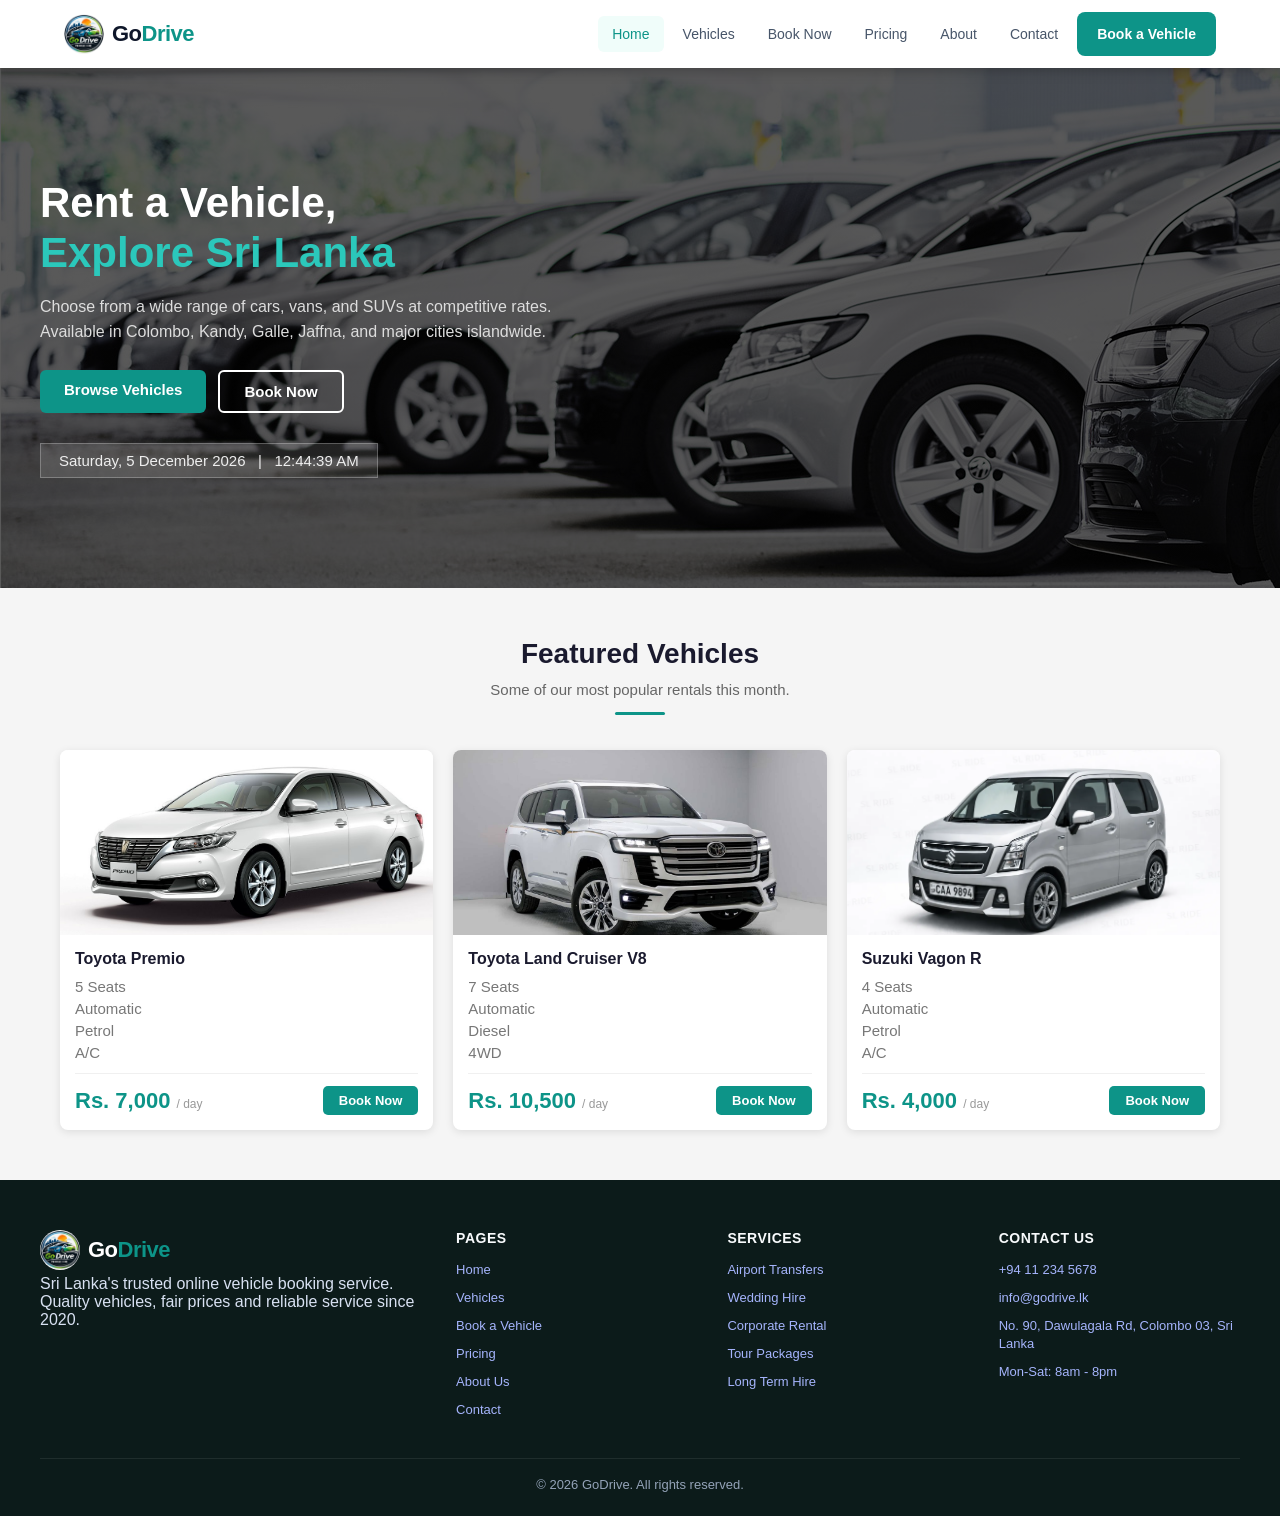
<file: index.html>
<!DOCTYPE html>
<html lang="en">
<head>
    <meta charset="UTF-8">
    <meta name="viewport" content="width=device-width, initial-scale=1.0">
    <link rel="stylesheet" href="css/style.css">
    <script src="https://code.jquery.com/jquery-3.7.1.min.js"></script>
    <title>GoDrive</title>
</head>
<body>
    <!-- navigation bar -->
    <!-- created by Hasith -->
    <nav id="navbar-container">
        <div class="navbar">

            <!-- logo container -->
            <a href="index.html" class="logo-container">
                <div class="logo"><img src="images/logo.jpg" alt=""></div>
                <div class="logo-name">Go<span>Drive</span></div>
            </a>

            <!-- pages container -->
            <ul>
                <li><a href="index.html" class="active">Home</a></li>
                <li><a href="vehicle.html">Vehicles</a></li>
                <li><a href="booking.html">Book Now</a></li>
                <li><a href="pricing.html">Pricing</a></li>
                <li><a href="about.html">About</a></li>
                <li><a href="contact.html">Contact</a></li>
                <li><a href="booking.html" class="nav-book-btn">Book a Vehicle</a></li>
            </ul>

            <button class="hamburger" id="hamburgerBtn" onclick="toggleMenu()">
                <div></div><div></div><div></div>
            </button>

        </div>

        <div class="mobile-nav" id="mobileNav">
            <a href="index.html">Home</a>
            <a href="vehicle.html">Vehicles</a>
            <a href="booking.html">Book Now</a>
            <a href="pricing.html">Pricing</a>
            <a href="about.html">About</a>
        <a href="contact.html">Contact</a>
        </div>
    </nav>

    <!-- banner -->
    
    <div class="banner-container">
        <div class="banner">
            <h1>Rent a Vehicle,<br><span>Explore Sri Lanka</span></h1>
            <p>
                Choose from a wide range of cars, vans, and SUVs at competitive rates.
                Available in Colombo, Kandy, Galle, Jaffna, and major cities islandwide.
            </p>
            <div class="banner-btn">
                <a href="vehicle.html" class="btn btn-color">Browse Vehicles</a>
                <a href="booking.html" class="btn btn-white">Book Now</a>
            </div>
            <div class="live-container">
                <span id="live-date">Loading...</span> &nbsp; | &nbsp; <span id="live-time">--:--:--</span>
            </div>
        </div>
    </div>



    <!-- feature vehicle container -->
    <div class="feature-container">
        <div class="feature-title">
            <h2>Featured Vehicles</h2>
            <p>Some of our most popular rentals this month.</p>
            <div class="title-line"></div>
        </div>

        <div class="vehicles-grid">

            <div class="vehicle-card">
                <div class="card-image">
                    <img src="images/cars/premio.jpg" alt="Toyota Axio">
                    <!-- <span class="badge badge-available">Available</span> -->
                </div>
                <div class="card-body">
                    <!-- <span class="vehicle-type">Car</span> -->
                    <h3>Toyota Premio</h3>
                    <div class="specs">
                        <div class="spec">5 Seats</div>
                        <div class="spec">Automatic</div>
                        <div class="spec">Petrol</div>
                        <div class="spec">A/C</div>
                    </div>
                    <div class="card-footer">
                        <div class="price">Rs. 7,000 <span>/ day</span></div>
                        <a href="booking.html" class="btn-small">Book Now</a>
                    </div>
                </div>
            </div>

            <div class="vehicle-card">
                <div class="card-image">
                    <img src="images/cars/v8.jpg" alt="Toyota Rush">
                    <!-- <span class="badge badge-available">Available</span> -->
                </div>
                <div class="card-body">
                    <!-- <span class="vehicle-type">SUV</span> -->
                    <h3>Toyota Land Cruiser V8</h3>
                    <div class="specs">
                        <div class="spec">7 Seats</div>
                        <div class="spec">Automatic</div>
                        <div class="spec">Diesel</div>
                        <div class="spec">4WD</div>
                    </div>
                    <div class="card-footer">
                        <div class="price">Rs. 10,500 <span>/ day</span></div>
                        <a href="booking.html" class="btn-small">Book Now</a>
                    </div>
                </div>
            </div>

            <div class="vehicle-card">
                <div class="card-image">
                    <img src="images/cars/wagon r.jpg" alt="Mercedes E-Class">
                    <!-- <span class="badge badge-available">Available</span> -->
                </div>
                <div class="card-body">
                    <!-- <span class="vehicle-type">Luxury</span> -->
                    <h3>Suzuki Vagon R</h3>
                    <div class="specs">
                        <div class="spec">4 Seats</div>
                        <div class="spec">Automatic</div>
                        <div class="spec">Petrol</div>
                        <div class="spec">A/C</div>
                    </div>
                    <div class="card-footer">
                        <div class="price">Rs. 4,000 <span>/ day</span></div>
                        <a href="booking.html" class="btn-small">Book Now</a>
                    </div>
                </div>
            </div>
        </div>

    </div>






































    

    <footer>
        <div class="footer-grid">
            <div class="footer-about">
                <a href="index.html" class="logo-container" style="display: inline-flex; margin-bottom: 5px;">
                    <div class="logo"><img src="images/logo.jpg" alt=""></div>
                    <div class="logo-name" style="color: white;">Go<span>Drive</span></div>
                </a>
                <p>Sri Lanka's trusted online vehicle booking service. Quality vehicles, fair prices and reliable service since 2020.</p>
            </div>
            <div class="footer-col">
                <h4>Pages</h4>
                <ul>
                    <li><a href="index.html">Home</a></li>
                    <li><a href="vehicle.html">Vehicles</a></li>
                    <li><a href="booking.html">Book a Vehicle</a></li>
                    <li><a href="pricing.html">Pricing</a></li>
                    <li><a href="about.html">About Us</a></li>
                    <li><a href="contact.html">Contact</a></li>
                </ul>
            </div>
            <div class="footer-col">
                <h4>Services</h4>
                <ul>
                    <li><a href="#">Airport Transfers</a></li>
                    <li><a href="#">Wedding Hire</a></li>
                    <li><a href="#">Corporate Rental</a></li>
                    <li><a href="#">Tour Packages</a></li>
                    <li><a href="#">Long Term Hire</a></li>
                </ul>
            </div>
            <div class="footer-col">
                <h4>Contact Us</h4>
                <ul>
                    <li><a href="tel:+94112345678">+94 11 234 5678</a></li>
                    <li><a href="mailto:info@driveease.lk">info@godrive.lk</a></li>
                    <li><a href="#">No. 90, Dawulagala Rd, Colombo 03, Sri Lanka</a></li>
                    <li><a href="#">Mon-Sat: 8am - 8pm</a></li>
                </ul>
            </div>
        </div>
        <div class="footer-bottom">
            <span>© 2026 GoDrive. All rights reserved.</span>
        </div>
    </footer>


    <script src="js/script.js"></script>
</body>
</html>
</file>
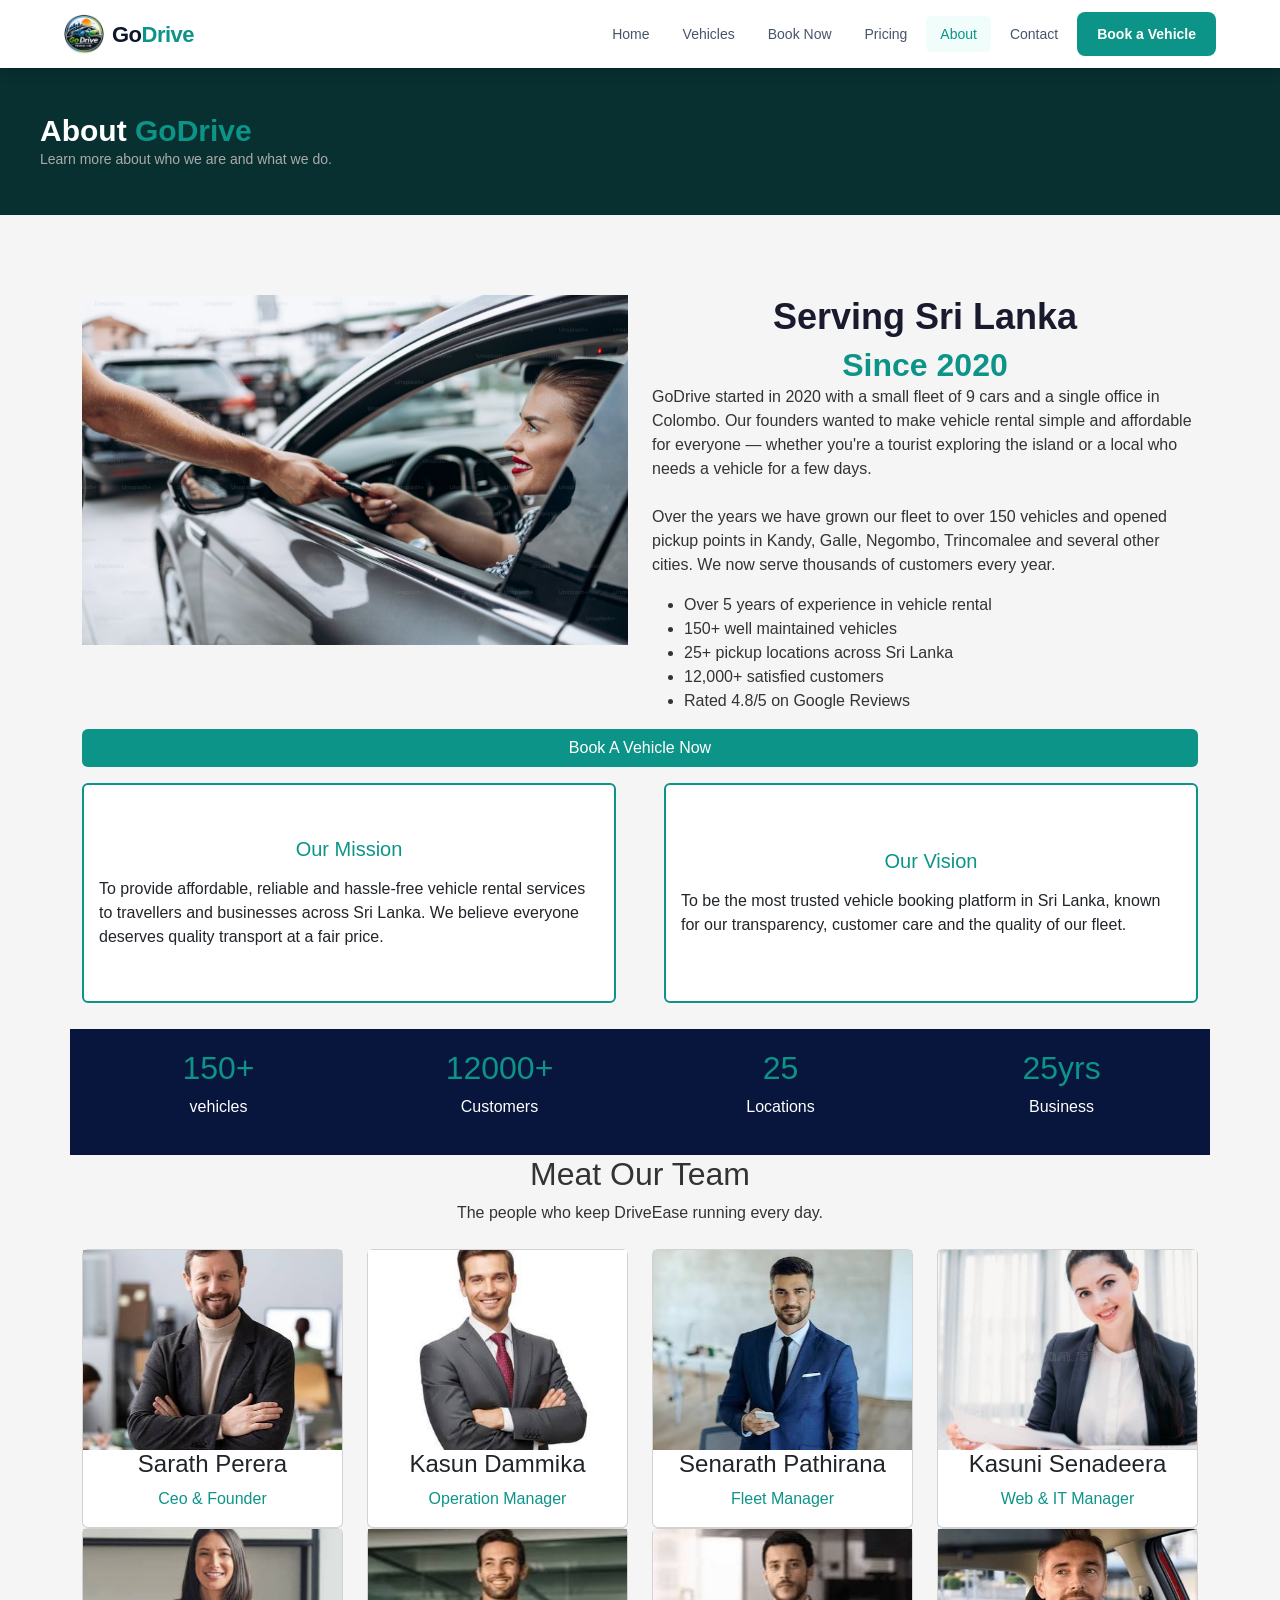
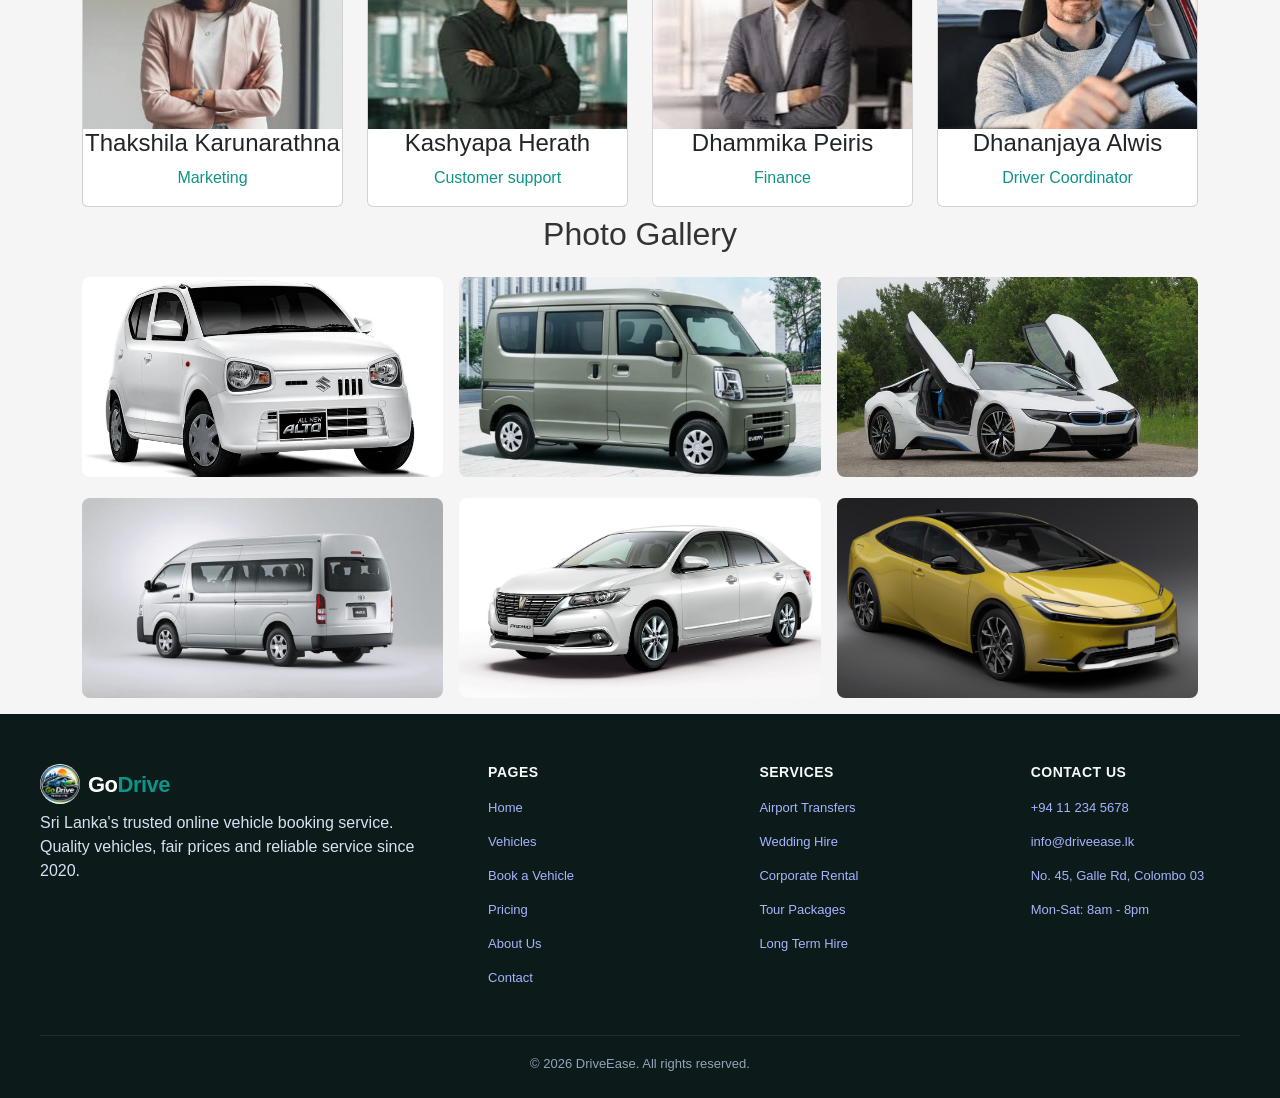
<file: about.html>
<!DOCTYPE html>
<html lang="en">
<head>
    <meta charset="UTF-8">
    <meta name="viewport" content="width=device-width, initial-scale=1.0">
    <link rel="stylesheet" href="https://cdn.jsdelivr.net/npm/bootstrap@5.3.3/dist/css/bootstrap.min.css">
    <link rel="stylesheet" href="css/style.css">
    <link rel="stylesheet" href="css/about.css">
    <title>about</title>
</head>
<body>
    <!-- navigation bar -->
    <!-- created by Hasith -->
    <nav id="navbar-container">
        <div class="navbar">

            <!-- logo container -->
            <a href="index.html" class="logo-container">
                <div class="logo"><img src="images/logo.jpg" alt=""></div>
                <div class="logo-name">Go<span>Drive</span></div>
            </a>

            <!-- pages container -->
            <ul>
                <li><a href="index.html">Home</a></li>
                <li><a href="vehicle.html">Vehicles</a></li>
                <li><a href="booking.html">Book Now</a></li>
                <li><a href="pricing.html">Pricing</a></li>
                <li><a href="about.html" class="active">About</a></li>
                <li><a href="contact.html">Contact</a></li>
                <li><a href="booking.html" class="nav-book-btn">Book a Vehicle</a></li>
            </ul>

            <button class="hamburger" id="hamburgerBtn" onclick="toggleMenu()">
                <div></div><div></div><div></div>
            </button>

        </div>

        <div class="mobile-nav" id="mobileNav">
            <a href="index.html">Home</a>
            <a href="vehicle.html">Vehicles</a>
            <a href="booking.html">Book Now</a>
            <a href="pricing.html">Pricing</a>
            <a href="about.html">About</a>
        <a href="contact.html">Contact</a>
        </div>
    </nav>


    <!-- created by yashodana -->
    <div class="page-banner">
        <div class="inner">
            <h1 style="margin-bottom: 0;">About <span>GoDrive</span></h1>
            <p style="margin-bottom:0px">Learn more about who we are and what we do.</p>
        </div>
    </div>
        



    <div class="container" id="contain02">
            
    </div>


    <div class="container">
        <div class="row">
            <div class="col-lg-6">
                <img src="images/premium_photo.avif" height="400" width="100%" alt="Vehicle Image" id="AboutImage">
            </div>

            <div class="col-lg-6" >
                <h2 id="aboutH1"><b>Serving Sri Lanka</b></h2>
                <h2 class="text-center " id="sinceH2" style="color: #0d9488;"><b>Since 2020</b></h2>
                <p style="text-align: left;"> 
                    GoDrive started in 2020 with a small fleet of 9 cars and a single office in Colombo. 
                    Our founders wanted to make vehicle rental simple and affordable for everyone — whether 
                    you're a tourist exploring the island or a local who needs a vehicle for a few days.<br><br>
                    Over the years we have grown our fleet to over 150 vehicles and opened pickup points
                    in Kandy, Galle, Negombo, Trincomalee and several other cities. 
                    We now serve thousands of customers every year.
                </p>
                <p>
                    <ul>
                        <li>Over 5 years of experience in vehicle rental</li>
                        <li>150+ well maintained vehicles</li>
                        <li>25+ pickup locations across Sri Lanka</li>
                        <li>12,000+ satisfied customers</li>
                        <li>Rated 4.8/5 on Google Reviews</li>
                    </ul>
                </p>
            </div>
            <div class="d-grid">
                <a href="booking.html" type="button" class="btn" id="btn1">Book A Vehicle Now</a>
            </div>
        </div>
    </div>

    <div class="container py-3 about-mission-section">
        <div class="row g-5 justify-content-center">
            <div class="col-12 col-md-6">
                <div class="card h-100 about-card">
                    <div class="card-body">
                        <h5 class="card-title about-card-title">Our Mission</h5>
                        <p class="card-text">
                            To provide affordable, reliable and hassle-free 
                            vehicle rental services to travellers and businesses 
                            across Sri Lanka. We believe everyone deserves quality 
                            transport at a fair price.
                        </p>
                    </div>
                </div>
            </div>
            <div class="col-12 col-md-6">
                <div class="card h-100 about-card">
                    <div class="card-body">
                        <h5 class="card-title about-card-title">Our Vision</h5>
                        <p class="card-text">
                            To be the most trusted vehicle booking platform 
                            in Sri Lanka, known for our transparency, customer 
                            care and the quality of our fleet.
                        </p>
                    </div>
                </div>
            </div>
        </div>
    </div>
    

    <div class="container justify-content-center" style="background-color: rgb(8, 21, 60);color:white; padding:20px;margin-top:10px;">
        <div class="row">
            <div class="col-sm-3 text-center">
                <h2 style="color:#0d9488"><span id="NoOfVehicle">150</span>+</h2>
                <p>vehicles</p>
            </div>
            <div class="col-sm-3 text-center">
                <h2 style="color:#0d9488"><span id="cutom">12000</span>+</h2>
                <p>Customers</p>
            </div>
            <div class="col-sm-3 text-center">
                <h2 style="color:#0d9488" id="location">25</h2>
                <p>Locations</p>
            </div>
            <div class="col-sm-3 text-center">
                <h2 style="color:#0d9488"><span id="yrs">12</span>yrs</h2>
                <p>Business</p>
            </div>
        </div>

    </div>

    </div>
    <!-- team section -->

    <h2 style="text-align: center;">Meat Our Team</h2>
    <p style="text-align: center;margin-top: 0;">The people who keep DriveEase running every day.</p>
     
    <div class="container py-2 justify-content-center">
        <div class="row">
            <div class="col-md-3">
                <div class="card">
                    <img src="images/team/01.jpg" alt="">
                    
                    <h4 style="text-align: center">Sarath Perera</h4>
                    <p style="text-align: center; color: #0d9488;">Ceo & Founder</p>
                </div>
            </div>
            <div class="col-md-3">
                <div class="card">
                    <img src="images/team/02.jpg" alt="">
                    
                    <h4 style="text-align: center">Kasun Dammika</h4>
                    <p style="text-align: center; color: #0d9488;">Operation Manager</p>
                </div>
            </div>
            <div class="col-md-3">
                <div class="card">
                    <img src="images/team/03.jpg" alt="">
                    
                    <h4 style="text-align: center">Senarath Pathirana</h4>
                    <p style="text-align: center;color: #0d9488;">Fleet Manager</p>
                </div>
            </div>
            <div class="col-md-3">
                <div class="card">
                    <img src="images/team/04.jpg" alt="">
                    
                    <h4 style="text-align: center">Kasuni Senadeera</h4>
                    <p style="text-align: center;color: #0d9488;">Web & IT Manager</p>
                </div>
            </div>

            
        </div>
        <div class="row">
            <div class="col-md-3">
                <div class="card">
                    <img src="images/team/05.jpg" alt="">
                    
                    <h4 style="text-align: center">Thakshila Karunarathna</h4>
                    <p style="text-align: center;color: #0d9488;">Marketing</p>
                </div>
            </div>
            <div class="col-md-3">
                <div class="card">
                    <img src="images/team/06.jpg" alt="">
                    
                    <h4 style="text-align: center">Kashyapa Herath</h4>
                    <p style="text-align: center;color: #0d9488;">Customer support</p>
                </div>
            </div>
            <div class="col-md-3">
                <div class="card">
                    <img src="images/team/07.jpg" alt="">
                    
                    <h4 style="text-align: center">Dhammika Peiris</h4>
                    <p style="text-align: center;color: #0d9488">Finance</p>
                </div>
            </div>
            <div class="col-md-3">
                <div class="card">
                    <img src="images/team/08.jpg" alt="">
                    
                    <h4 style="text-align: center">Dhananjaya Alwis</h4>
                    <p style="text-align: center;color: #0d9488;">Driver Coordinator</p>
                </div>
            </div>
            
            
        </div>
     </div>

     <!-- Galary -->

     <h2 style="text-align: center;">Photo Gallery</h2>
     <div class="container py-3 justify-content-center">
        <div class="row g-3">
            <div class="col-lg-4">
                <img src="images/cars/alto.jpg" class="img-fluid rounded-3 w-100" style=" height:200px;object-fit: cover">
            </div>
            <div class="col-lg-4">
                <img src="images/cars/every.jpg" class="img-fluid rounded-3 w-100" style=" height:200px;object-fit: cover">
            </div>
            <div class="col-lg-4">
                <img src="images/cars/i8.jpg" class="img-fluid rounded-3 w-100" style=" height:200px;object-fit: cover">
            </div>
        </div>
        <div class="row g-3" style="margin-top: 5px;">
            <div class="col-lg-4">
                <img src="images/cars/kdh.jpg" class="img-fluid rounded-3 w-100" style=" height:200px;object-fit: cover">
            </div>
            <div class="col-lg-4">
                <img src="images/cars/premio.jpg" class="img-fluid rounded-3 w-100" style=" height:200px;object-fit: cover">
            </div>
            <div class="col-lg-4">
                <img src="images/cars/prius.jpg" class="img-fluid rounded-3 w-100" style=" height:200px;object-fit: cover">
            </div>
        </div>
     </div>



































    <footer>
        <div class="footer-grid">
            <div class="footer-about">
                <a href="index.html" class="logo-container" style="display: inline-flex; margin-bottom: 5px;">
                    <div class="logo"><img src="images/logo.jpg" alt=""></div>
                    <div class="logo-name" style="color: white;">Go<span>Drive</span></div>
                </a>
                <p>Sri Lanka's trusted online vehicle booking service. Quality vehicles, fair prices and reliable service since 2020.</p>
            </div>
            <div class="footer-col">
                
                <ul>
                    <li><h4>Pages</h4></li>
                    <li><a href="index.html">Home</a></li>
                    <li><a href="vehicle.html">Vehicles</a></li>
                    <li><a href="booking.html">Book a Vehicle</a></li>
                    <li><a href="pricing.html">Pricing</a></li>
                    <li><a href="about.html">About Us</a></li>
                    <li><a href="contact.html">Contact</a></li>
                </ul>
            </div>
            <div class="footer-col">
                <ul>
                    <li><h4>Services</h4></li>
                    <li><a href="#">Airport Transfers</a></li>
                    <li><a href="#">Wedding Hire</a></li>
                    <li><a href="#">Corporate Rental</a></li>
                    <li><a href="#">Tour Packages</a></li>
                    <li><a href="#">Long Term Hire</a></li>
                </ul>
            </div>
            <div class="footer-col">
                <ul>
                    <li><h4>Contact Us</h4></li>
                    <li><a href="tel:+94112345678">+94 11 234 5678</a></li>
                    <li><a href="mailto:info@driveease.lk">info@driveease.lk</a></li>
                    <li><a href="#">No. 45, Galle Rd, Colombo 03</a></li>
                    <li><a href="#">Mon-Sat: 8am - 8pm</a></li>
                </ul>
            </div>
        </div>
        <div class="footer-bottom">
            <span>© 2026 DriveEase. All rights reserved.</span>
        </div>
    </footer>


    <script src="https://cdn.jsdelivr.net/npm/bootstrap@5.3.2/dist/js/bootstrap.bundle.min.js" integrity="sha384-3MNpHfyDbtdXH9fJoWb2w9jN4SYxLi0MbE9S6T7kR5V0hLAJUXbk0xDl0V6x93D1" crossorigin="anonymous"></script>
    <script src="js/script.js"></script>
</body>
</html>
</file>
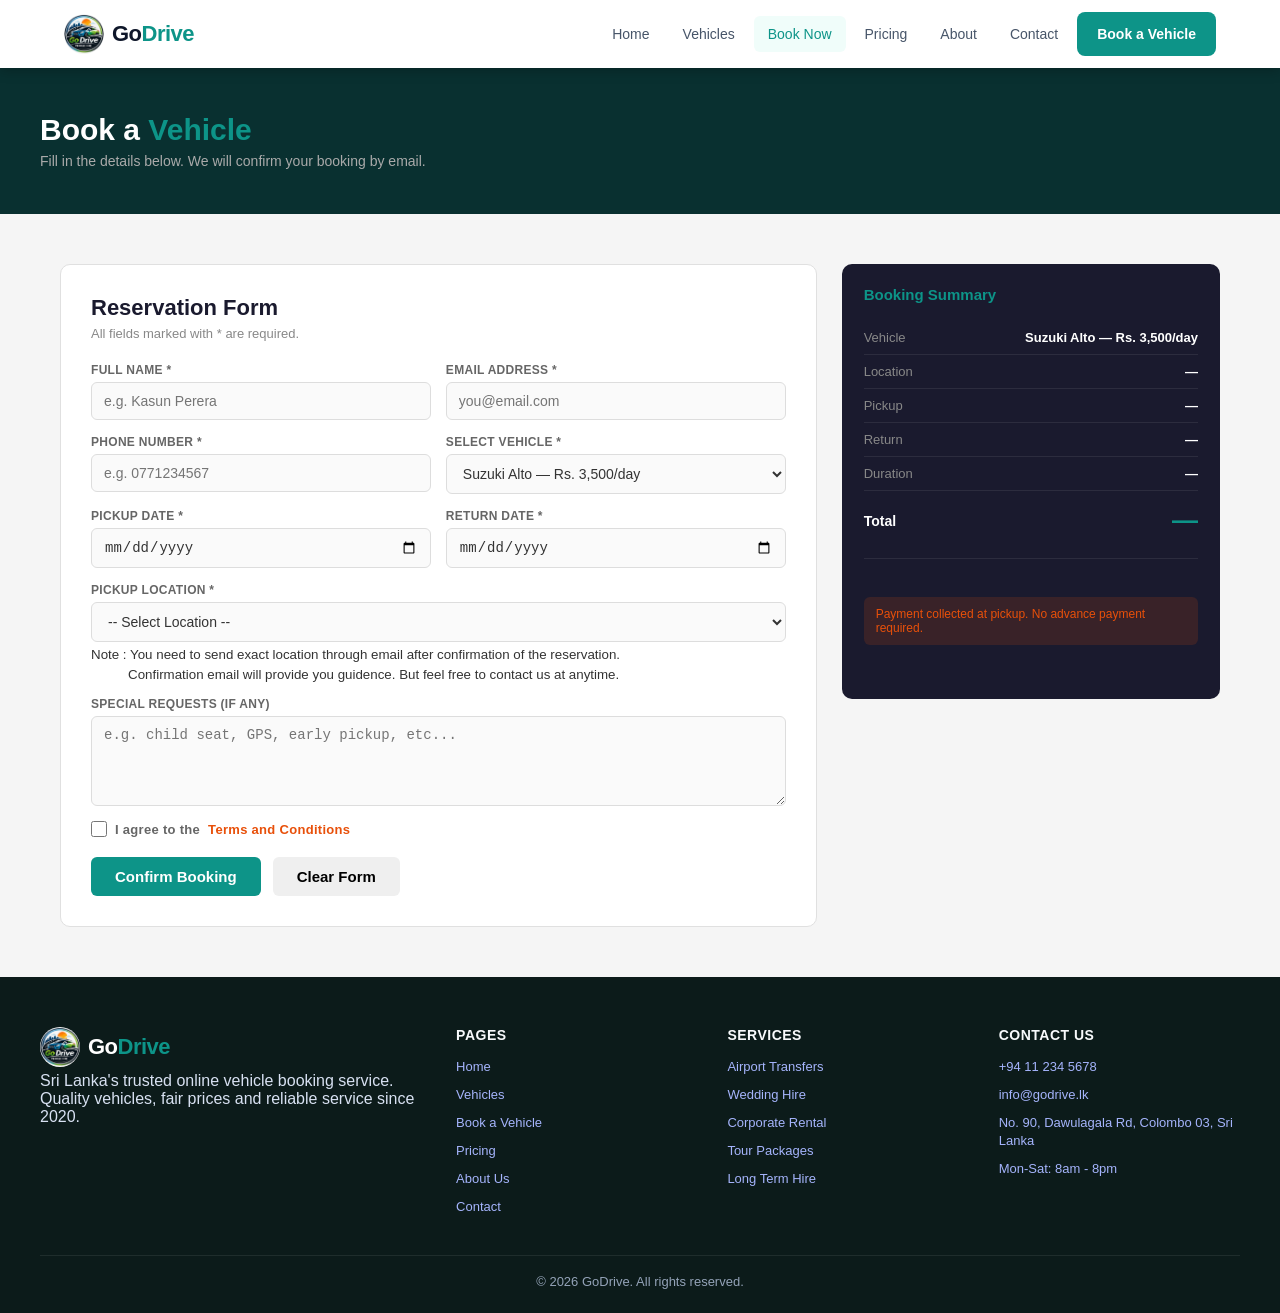
<file: booking.html>
<!DOCTYPE html>
<html lang="en">
<head>
    <meta charset="UTF-8">
    <meta name="viewport" content="width=device-width, initial-scale=1.0">
    <link rel="stylesheet" href="css/style.css">
    <link rel="stylesheet" href="css/booking.css">
    <title>Booking</title>
</head>
<body>
    <!-- navigation bar -->
    <!-- created by Hasith -->
    <nav id="navbar-container">
        <div class="navbar">

            <!-- logo container -->
            <a href="index.html" class="logo-container">
                <div class="logo"><img src="images/logo.jpg" alt=""></div>
                <div class="logo-name">Go<span>Drive</span></div>
            </a>

            <!-- pages container -->
            <ul>
                <li><a href="index.html">Home</a></li>
                <li><a href="vehicle.html">Vehicles</a></li>
                <li><a href="booking.html" class="active">Book Now</a></li>
                <li><a href="pricing.html">Pricing</a></li>
                <li><a href="about.html">About</a></li>
                <li><a href="contact.html">Contact</a></li>
                <li><a href="booking.html" class="nav-book-btn">Book a Vehicle</a></li>
            </ul>

            <button class="hamburger" id="hamburgerBtn" onclick="toggleMenu()">
                <div></div><div></div><div></div>
            </button>

        </div>

        <div class="mobile-nav" id="mobileNav">
            <a href="index.html">Home</a>
            <a href="vehicle.html">Vehicles</a>
            <a href="booking.html">Book Now</a>
            <a href="pricing.html">Pricing</a>
            <a href="about.html">About</a>
        <a href="contact.html">Contact</a>
        </div>
    </nav>


    <!-- created by Kaveesha and Isuru-->

    <!--page top-->
    <div class="page-banner">
        <div class="inner">
            <h1>Book a <span>Vehicle</span></h1>
            <p>Fill in the details below. We will confirm your booking by email.</p>
        </div>
    </div>


    <!--form section -->
    <div class="page-wrap">
        <div class="booking-layout">

            <!--Form-->
            <div class="form-card">
                <h2>Reservation Form</h2>
                <p class="subtitle">All fields marked with * are required.</p>

                <!-- success message shown after submit -->
                <div class="success-msg" id="bookingSuccess">
                    Booking confirmed! Your reference number is: <strong id="bookingRef"></strong>.
                    We will send confirmation to your email soon.
                </div>

                <form id="bookingForm" novalidate>
                    <div class="form-grid">

                        <div class="field-group" id="fg-name">
                            <label for="bName">Full Name *</label>
                            <input type="text" id="bName" placeholder="e.g. Kasun Perera">
                            <span class="err">Please enter your full name.</span>
                        </div>

                        <div class="field-group" id="fg-email">
                            <label for="bEmail">Email Address *</label>
                            <input type="email" id="bEmail" placeholder="you@email.com">
                            <span class="err">Please enter a valid email.</span>
                        </div>

                        <div class="field-group" id="fg-phone">
                            <label for="bPhone">Phone Number *</label>
                            <input type="tel" id="bPhone" placeholder="e.g. 0771234567">
                            <span class="err">Enter a valid phone number (min 10 digits).</span>
                        </div>

                        <div class="field-group" id="fg-vehicle">
                            <label for="bVehicle">Select Vehicle *</label>
                            <select id="bVehicle" onchange="updateSummary()">
                                    <optgroup label="--Choose a Vehicle--">
                                    <option value="3500" selected>Suzuki Alto — Rs. 3,500/day</option>
                                    <option value="4000">Suzuki Wagon R Fit — Rs. 4,000/day</option>
                                    <option value="6200">Honda Vezel — Rs. 6,200/day</option>
                                    <option value="6500">Toyota Prius — Rs. 6,500/day</option>
                                    <option value="6500">Suzuki Every — Rs. 6,500/day</option>
                                    <option value="7000">Toyota Premio — Rs. 7,000/day</option>
                                    <option value="8500">Toyota HIAce(KDH) — Rs. 8,500/day</option>
                                    <option value="10500">Toyota Land Cruiser V8 — Rs. 10,500/day</option>
                                    <option value="11500">BMW i8 — Rs. 11,500/day</option>
                                    </optgroup>
                                                    
                            </select>
                            
                        </div>

                        <div class="field-group" id="fg-pickup">
                            <label for="bPickup">Pickup Date *</label>
                            <input type="date" id="bPickup" onchange="updateSummary()">
                            <span class="err">Please select a valid pickup date.</span>
                        </div>

                        <div class="field-group" id="fg-return">
                            <label for="bReturn">Return Date *</label>
                            <input type="date" id="bReturn" onchange="updateSummary()">
                            <span class="err">Return date must be after pickup date.</span>
                        </div>

                        <div class="field-group full" id="fg-location">
                            <label for="bLocation">Pickup Location *</label>
                            <select id="bLocation" onchange="updateSummary()">
                                <option value="">-- Select Location --</option>
                                <option>Colombo</option>
                                <option>Bandaranaike International Airport (BIA)</option>
                                <option>Kandy</option>
                                <option>Galle</option>
                                <option>Kaluthara</option>
                                <option>Matara</option>
                                <option>Kurunagala</option>
                            </select>
                            <span class="err">Please select a pickup location.</span>
                            <small>Note : You need to send exact location through email after confirmation of the reservation.</small>
                            <small>&nbsp;&nbsp;&nbsp;&nbsp;&nbsp;&nbsp;&nbsp;&nbsp;&nbsp;&nbsp;Confirmation email will provide you guidence. But feel free to contact us at anytime.</small>
                        </div>

                        <div class="field-group full">
                            <label for="bNotes">Special Requests (If any)</label>
                            <textarea id="bNotes" placeholder="e.g. child seat, GPS, early pickup, etc..."></textarea>
                        </div>

                        <div class="field-group full">
                            <label style="display: flex; align-items: center; gap: 8px; text-transform: none; cursor: pointer; font-size: 13px;">
                                <input type="checkbox" id="bTerms" style="width: 16px; height: 16px;">
                                I agree to the <a href="contact.html" style="color: #e8500a;">Terms and Conditions</a>
                            </label>
                        </div>

                    </div>

                    <div style="margin-top: 20px; display: flex; gap: 12px; flex-wrap: wrap;">
                        <button type="submit" class="btn btn-color">Confirm Booking</button>
                        <button type="button" onclick="document.getElementById('bookingForm').reset(); updateSummary();" class="btn btn-reset">
                            Clear Form
                        </button>
                    </div>

                </form>
            </div>

            <!-- Calculate and Summary -->
            <div class="summary-box">
                <h3>Booking Summary</h3>
                <div class="sum-row">
                    <span class="l">Vehicle</span>
                    <span class="v" id="sumVehicle">—</span>
                </div>
                <div class="sum-row">
                    <span class="l">Location</span>
                    <span class="v" id="sumLocation">—</span>
                </div>
                <div class="sum-row">
                    <span class="l">Pickup</span>
                    <span class="v" id="sumPickup">—</span>
                </div>
                <div class="sum-row">
                    <span class="l">Return</span>
                    <span class="v" id="sumReturn">—</span>
                </div>
                <div class="sum-row">
                    <span class="l">Duration</span>
                    <span class="v" id="sumDays">—</span>
                </div>
                <div class="sum-total">
                    <span class="label">Total</span>
                    <span class="amount" id="sumTotal">—</span>
                </div>

                <div style="margin-top: 22px; border-top: 1px solid rgba(255,255,255,0.08); padding-top: 18px;">
                    <div style="background: rgba(232,80,10,0.15); margin-top: 20px; border-radius: 6px; padding: 10px 12px; font-size: 12px; color: #e8500a;">
                        Payment collected at pickup. No advance payment required.
                    </div>
                </div>

                <!-- date/time display -->
                <div style="margin-top: 18px; font-size: 12px; color: white; text-align: center;">
                    <span id="liveDate"></span><br><span id="liveTime"></span>
                </div>
            </div>

        </div>
    </div>
















    

    <footer>
        <div class="footer-grid">
            <div class="footer-about">
                <a href="index.html" class="logo-container" style="display: inline-flex; margin-bottom: 5px;">
                    <div class="logo"><img src="images/logo.jpg" alt=""></div>
                    <div class="logo-name" style="color: white;">Go<span>Drive</span></div>
                </a>
                <p>Sri Lanka's trusted online vehicle booking service. Quality vehicles, fair prices and reliable service since 2020.</p>
            </div>
            <div class="footer-col">
                <h4>Pages</h4>
                <ul>
                    <li><a href="index.html">Home</a></li>
                    <li><a href="vehicle.html">Vehicles</a></li>
                    <li><a href="booking.html">Book a Vehicle</a></li>
                    <li><a href="pricing.html">Pricing</a></li>
                    <li><a href="about.html">About Us</a></li>
                    <li><a href="contact.html">Contact</a></li>
                </ul>
            </div>
            <div class="footer-col">
                <h4>Services</h4>
                <ul>
                    <li><a href="#">Airport Transfers</a></li>
                    <li><a href="#">Wedding Hire</a></li>
                    <li><a href="#">Corporate Rental</a></li>
                    <li><a href="#">Tour Packages</a></li>
                    <li><a href="#">Long Term Hire</a></li>
                </ul>
            </div>
            <div class="footer-col">
                <h4>Contact Us</h4>
                <ul>
                    <li><a href="tel:+94112345678">+94 11 234 5678</a></li>
                    <li><a href="mailto:info@driveease.lk">info@godrive.lk</a></li>
                    <li><a href="#">No. 90, Dawulagala Rd, Colombo 03, Sri Lanka</a></li>
                    <li><a href="#">Mon-Sat: 8am - 8pm</a></li>
                </ul>
            </div>
        </div>
        <div class="footer-bottom">
            <span>© 2026 GoDrive. All rights reserved.</span>
        </div>
    </footer>


    <script src="js/script.js"></script>
    <script src="js/booking.js"></script>
</body>
</html>
</file>
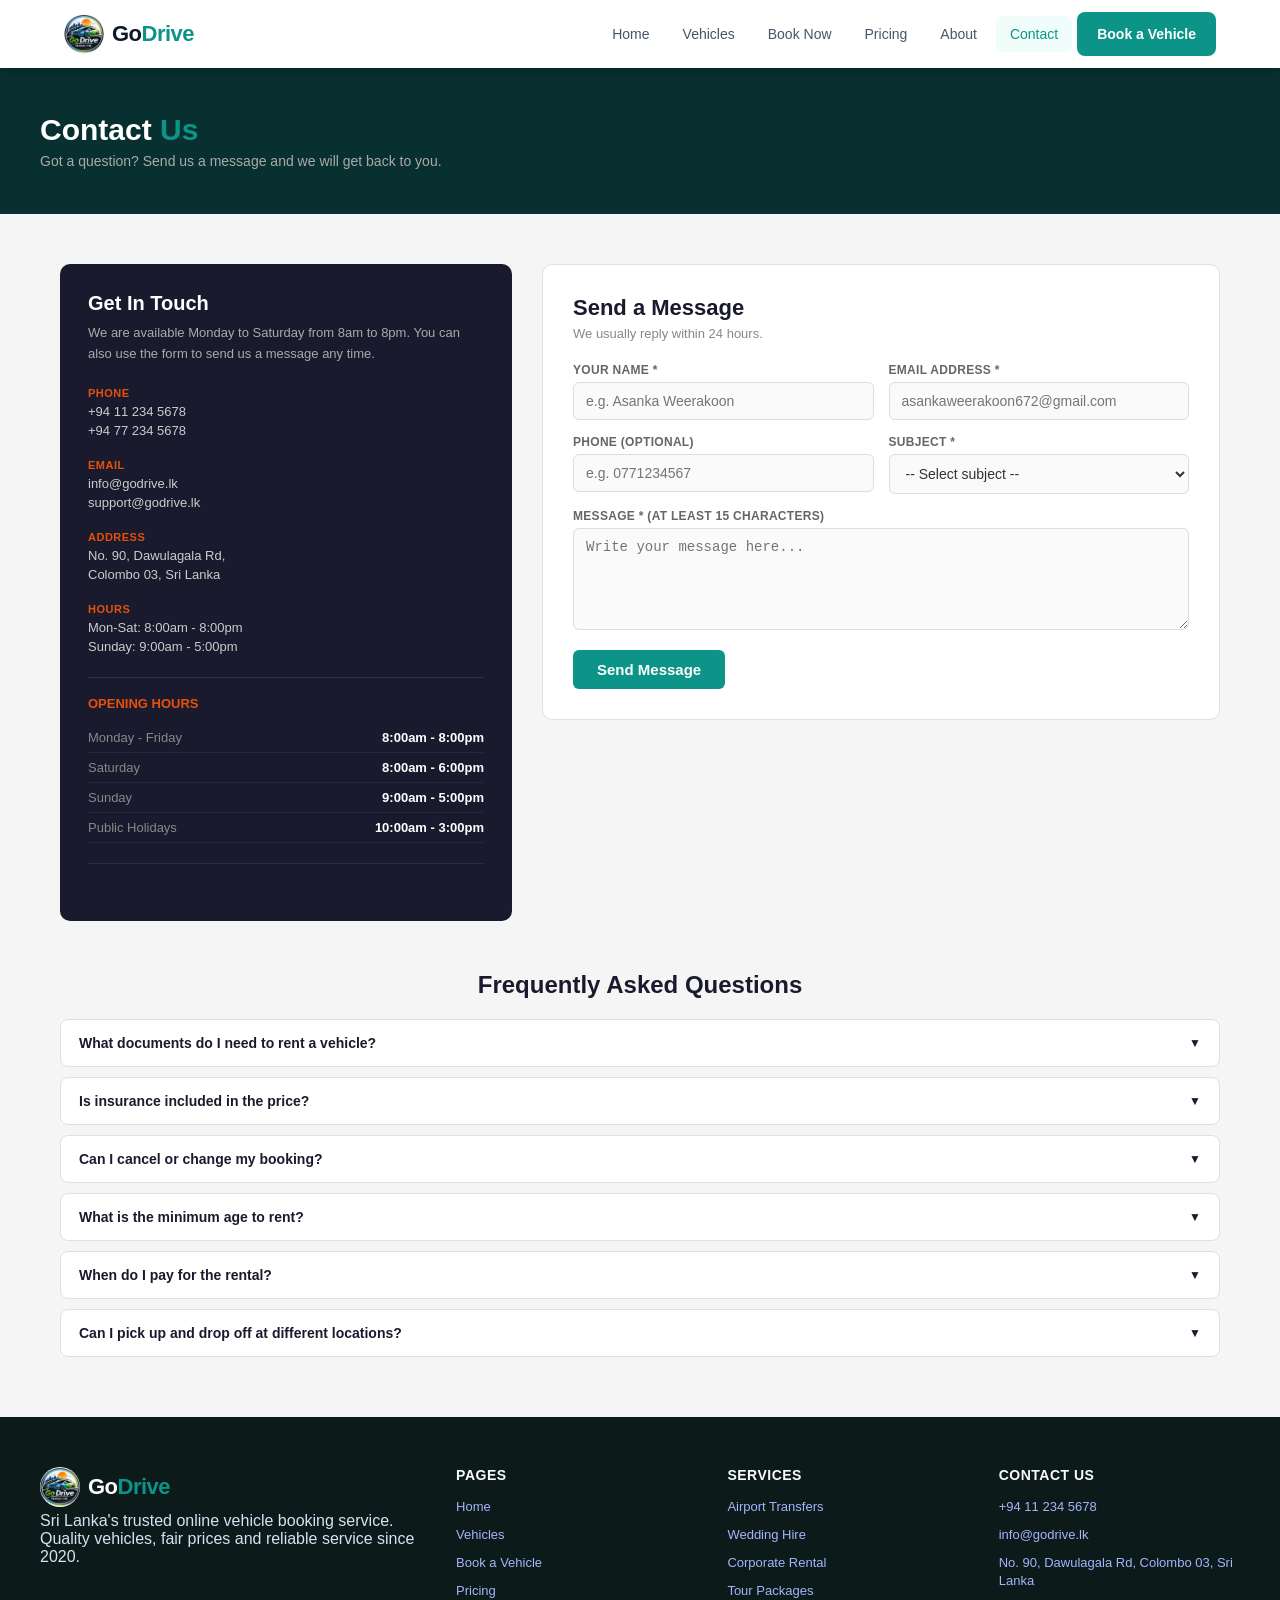
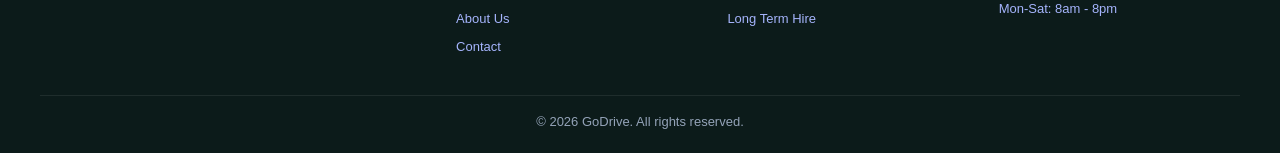
<file: contact.html>
<!DOCTYPE html>
<html lang="en">
<head>
    <meta charset="UTF-8">
    <meta name="viewport" content="width=device-width, initial-scale=1.0">
    <link rel="stylesheet" href="css/style.css">
    <link rel="stylesheet" href="css/contact.css">
    <title>Contact</title>
</head>
<body>
    <!-- navigation bar -->
    <!-- created by Hasith -->
    <nav id="navbar-container">
        <div class="navbar">

            <!-- logo container -->
            <a href="index.html" class="logo-container">
                <div class="logo"><img src="images/logo.jpg" alt=""></div>
                <div class="logo-name">Go<span>Drive</span></div>
            </a>

            <!-- pages container -->
            <ul>
                <li><a href="index.html">Home</a></li>
                <li><a href="vehicle.html">Vehicles</a></li>
                <li><a href="booking.html">Book Now</a></li>
                <li><a href="pricing.html">Pricing</a></li>
                <li><a href="about.html">About</a></li>
                <li><a href="contact.html" class="active">Contact</a></li>
                <li><a href="booking.html" class="nav-book-btn">Book a Vehicle</a></li>
            </ul>

            <button class="hamburger" id="hamburgerBtn" onclick="toggleMenu()">
                <div></div><div></div><div></div>
            </button>

        </div>

        <div class="mobile-nav" id="mobileNav">
            <a href="index.html">Home</a>
            <a href="vehicle.html">Vehicles</a>
            <a href="booking.html">Book Now</a>
            <a href="pricing.html">Pricing</a>
            <a href="about.html">About</a>
        <a href="contact.html">Contact</a>
        </div>
    </nav>










    <!-- created by asanka -->
    <!--Page Banner-->
    <div class="page-banner">
        <div class="inner">
           
            <h1>Contact <span>Us</span></h1>
            <p>Got a question? Send us a message and we will get back to you.</p>
        </div>
    </div>

    <!----CONTACT SECTION ---->
    <div class="page-wrap">

        <div class="contact-layout">

            <!-- LEFT: Contact Info -->
            <div class="contact-info-panel">
                <h2>Get In Touch</h2>
                <p>
                    We are available Monday to Saturday from 8am to 8pm.
                    You can also use the form to send us a message any time.
                </p>

                <div class="contact-row">
                    <!-- <div class="icon-box">📞</div> -->
                    <div>
                        <strong>Phone</strong>
                        <span>+94 11 234 5678<br>+94 77 234 5678</span>
                    </div>
                </div>

                <div class="contact-row">
                    <!-- <div class="icon-box">✉️</div> -->
                    <div>
                        <strong>Email</strong>
                        <span>info@godrive.lk<br>support@godrive.lk</span>
                    </div>
                </div>

                <div class="contact-row">
                    <!-- <div class="icon-box">📍</div> -->
                    <div>
                        <strong>Address</strong>
                        <span>No. 90, Dawulagala Rd,<br>Colombo 03, Sri Lanka</span>
                    </div>
                </div>

                <div class="contact-row">
                    <!-- <div class="icon-box">🕐</div> -->
                    <div>
                        <strong>Hours</strong>
                        <span>Mon-Sat: 8:00am - 8:00pm<br>Sunday: 9:00am - 5:00pm</span>
                    </div>
                </div>


        <!-- Business Hours table -->
                <div class="hours-table">
                    <h4>Opening Hours</h4>
                    <div class="hours-row">
                        <span class="day">Monday - Friday</span>
                        <span class="time">8:00am - 8:00pm</span>
                    </div>
                    <div class="hours-row">
                        <span class="day">Saturday</span>
                        <span class="time">8:00am - 6:00pm</span>
                    </div>
                    <div class="hours-row">
                        <span class="day">Sunday</span>
                        <span class="time">9:00am - 5:00pm</span>
                    </div>
                    <div class="hours-row">
                        <span class="day">Public Holidays</span>
                        <span class="time">10:00am - 3:00pm</span>
                    </div>
                </div>


        <!-- live time -->
                <div style="margin-top: 20px; font-size: 12px; color: #555; text-align: center; border-top: 1px solid rgba(255,255,255,0.08); padding-top: 15px;">
                    <span id="liveDate"></span><br><span id="liveTime"></span>
                </div>
            </div>



            
            <!-- RIGHT: Contact Form -->
            <div class="contact-form-card">
                <h2>Send a Message</h2>
                <p class="subtitle">We usually reply within 24 hours.</p>

                <div class="success-msg" id="contactSuccess">
                    Your message has been sent! We will reply to you soon.
                </div>

                <form id="contactForm" novalidate>
                    <div class="form-grid">

                        <div class="field-group" id="cfg-name">
                            <label for="cName">Your Name *</label>
                            <input type="text" id="cName" placeholder="e.g. Asanka Weerakoon">
                            <span class="err">Please enter your name.</span>
                        </div>

                        <div class="field-group" id="cfg-email">
                            <label for="cEmail">Email Address *</label>
                            <input type="email" id="cEmail" placeholder="asankaweerakoon672@gmail.com">
                            <span class="err">Please enter a valid email.</span>
                        </div>

                        <div class="field-group">
                            <label for="cPhone">Phone (optional)</label>
                            <input type="tel" id="cPhone" placeholder="e.g. 0771234567">
                        </div>

                        <div class="field-group" id="cfg-subject">
                            <label for="cSubject">Subject *</label>
                            <select id="cSubject">
                                <option value="">-- Select subject --</option>
                                <option>Booking Enquiry</option>
                                <option>Pricing Question</option>
                                <option>Customer Support</option>
                                <option>Complaint</option>
                                <option>Feedback</option>
                                <option>Other</option>
                            </select>
                            <span class="err">Please select a subject.</span>
                        </div>

                        <div class="field-group full" id="cfg-message">
                            <label for="cMessage">Message * (at least 15 characters)</label>
                            <textarea id="cMessage" rows="5" placeholder="Write your message here..."></textarea>
                            <span class="err">Message too short (minimum 15 characters).</span>
                        </div>

                    </div>

                    <div style="margin-top: 20px;">
                        <button type="submit" class="btn btn-color">Send Message</button>
                    </div>
                </form>
            </div>

        </div>

        <!-- FAQ SECTION -->
        <div class="faq-section">
            <h2>Frequently Asked Questions</h2>

            <div class="faq-item">
                <div class="faq-q">
                    What documents do I need to rent a vehicle?
                    <span class="faq-arrow">▼</span>
                </div>
                <div class="faq-a">
                    You need a valid driving licence (Sri Lankan or International), a National Identity Card or Passport.
                    Foreign visitors must hold an International Driving Permit. You will also need a debit or credit card for the security deposit.
                </div>
            </div>

            <div class="faq-item">
                <div class="faq-q">
                    Is insurance included in the price?
                    <span class="faq-arrow">▼</span>
                </div>
                <div class="faq-a">
                    Yes. All our rentals include comprehensive third-party insurance and 24/7 roadside assistance at no extra cost.
                    There is no additional insurance charge.
                </div>
            </div>

            <div class="faq-item">
                <div class="faq-q">
                    Can I cancel or change my booking?
                    <span class="faq-arrow">▼</span>
                </div>
                <div class="faq-a">
                    Yes. You can cancel or modify your booking for free up to 48 hours before the pickup time.
                    Cancellations within 48 hours may be charged a small fee. Contact us to make changes.
                </div>
            </div>

            <div class="faq-item">
                <div class="faq-q">
                    What is the minimum age to rent?
                    <span class="faq-arrow">▼</span>
                </div>
                <div class="faq-a">
                    The minimum age is 21 years for standard cars and SUVs, with at least one year of
                    driving experience. For luxury vehicles the minimum age is 25 years.
                </div>
            </div>

            <div class="faq-item">
                <div class="faq-q">
                    When do I pay for the rental?
                    <span class="faq-arrow">▼</span>
                </div>
                <div class="faq-a">
                    Payment is made at the pickup location. We accept cash (LKR), Visa and Mastercard.
                    No online payment is required when you book — the booking just reserves the vehicle for you.
                </div>
            </div>

            <div class="faq-item">
                <div class="faq-q">
                    Can I pick up and drop off at different locations?
                    <span class="faq-arrow">▼</span>
                </div>
                <div class="faq-a">
                    Yes, one-way rentals are available between our main locations (Colombo, Kandy, Galle).
                    Please mention this in the special requests section when booking, or call us to confirm availability.
                    A small one-way surcharge may apply.
                </div>
            </div>

        </div>

    </div>





















    <footer>
        <div class="footer-grid">
            <div class="footer-about">
                <a href="index.html" class="logo-container" style="display: inline-flex; margin-bottom: 5px;">
                    <div class="logo"><img src="images/logo.jpg" alt=""></div>
                    <div class="logo-name" style="color: white;">Go<span>Drive</span></div>
                </a>
                <p>Sri Lanka's trusted online vehicle booking service. Quality vehicles, fair prices and reliable service since 2020.</p>
            </div>
            <div class="footer-col">
                <h4>Pages</h4>
                <ul>
                    <li><a href="index.html">Home</a></li>
                    <li><a href="vehicle.html">Vehicles</a></li>
                    <li><a href="booking.html">Book a Vehicle</a></li>
                    <li><a href="pricing.html">Pricing</a></li>
                    <li><a href="about.html">About Us</a></li>
                    <li><a href="contact.html">Contact</a></li>
                </ul>
            </div>
            <div class="footer-col">
                <h4>Services</h4>
                <ul>
                    <li><a href="#">Airport Transfers</a></li>
                    <li><a href="#">Wedding Hire</a></li>
                    <li><a href="#">Corporate Rental</a></li>
                    <li><a href="#">Tour Packages</a></li>
                    <li><a href="#">Long Term Hire</a></li>
                </ul>
            </div>
            <div class="footer-col">
                <h4>Contact Us</h4>
                <ul>
                    <li><a href="tel:+94112345678">+94 11 234 5678</a></li>
                    <li><a href="mailto:info@GoDrive.lk">info@godrive.lk</a></li>
                    <li><a href="#">No. 90, Dawulagala Rd, Colombo 03, Sri Lanka</a></li>
                    <li><a href="#">Mon-Sat: 8am - 8pm</a></li>
                </ul>
            </div>
        </div>
        <div class="footer-bottom">
            <span>© 2026 GoDrive. All rights reserved.</span>
        </div>
    </footer>


    <script src="js/script.js"></script>
    <script src="js/contact.js"></script>
</body>
</html>
</file>
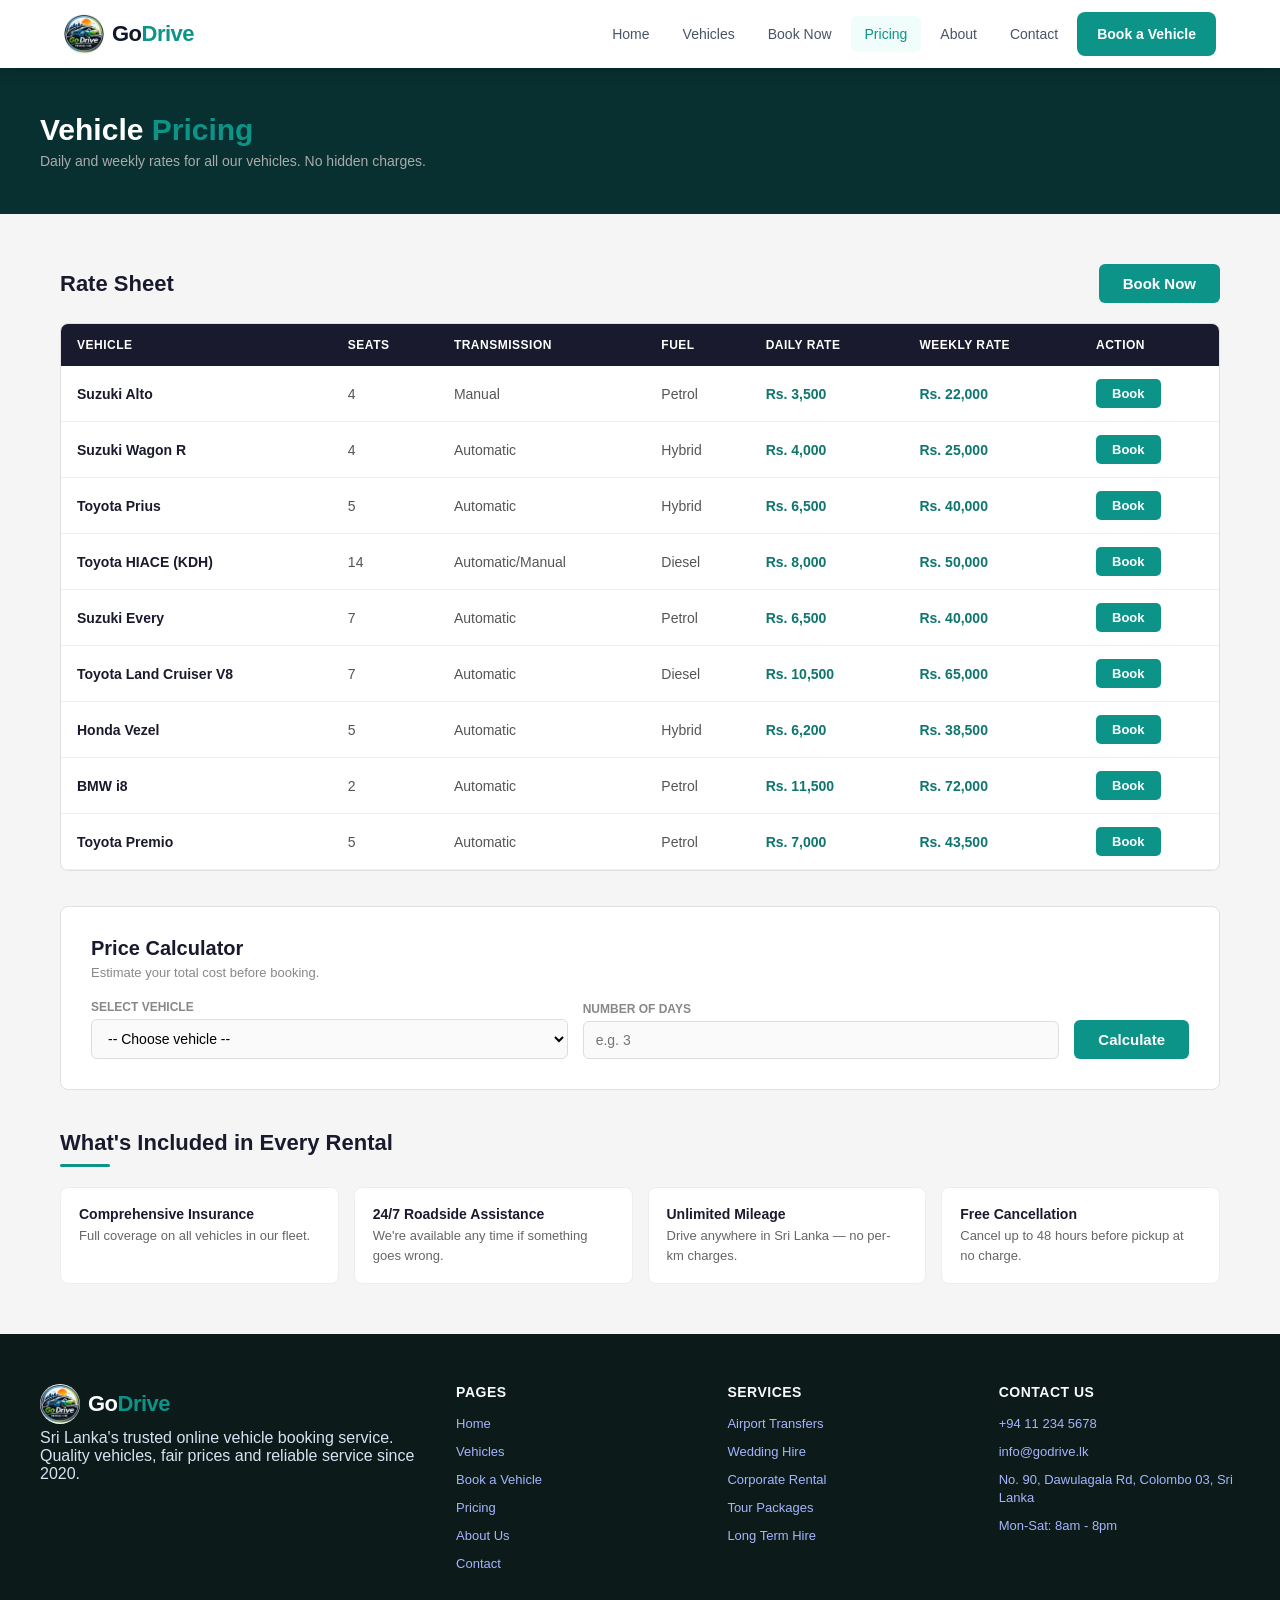
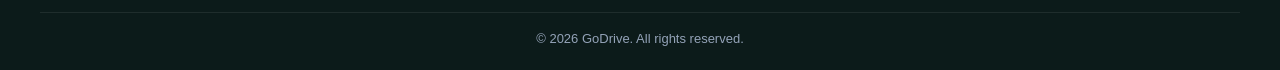
<file: pricing.html>
<!DOCTYPE html>
<html lang="en">
<head>
    <meta charset="UTF-8">
    <meta name="viewport" content="width=device-width, initial-scale=1.0">
    <link rel="stylesheet" href="css/style.css">
    <link rel="stylesheet" href="css/pricing.css">
    <title>pricing</title>
</head>
<body>
    <!-- navigation bar -->
    <!-- created by Hasith -->
    <nav id="navbar-container">
        <div class="navbar">

            <!-- logo container -->
            <a href="index.html" class="logo-container">
                <div class="logo"><img src="images/logo.jpg" alt=""></div>
                <div class="logo-name">Go<span>Drive</span></div>
            </a>

            <!-- pages container -->
            <ul>
                <li><a href="index.html">Home</a></li>
                <li><a href="vehicle.html">Vehicles</a></li>
                <li><a href="booking.html">Book Now</a></li>
                <li><a href="pricing.html" class="active">Pricing</a></li>
                <li><a href="about.html">About</a></li>
                <li><a href="contact.html">Contact</a></li>
                <li><a href="booking.html" class="nav-book-btn">Book a Vehicle</a></li>
            </ul>

            <button class="hamburger" id="hamburgerBtn" onclick="toggleMenu()">
                <div></div><div></div><div></div>
            </button>

        </div>

        <div class="mobile-nav" id="mobileNav">
            <a href="index.html">Home</a>
            <a href="vehicle.html">Vehicles</a>
            <a href="booking.html">Book Now</a>
            <a href="pricing.html">Pricing</a>
            <a href="about.html">About</a>
        <a href="contact.html">Contact</a>
        </div>
    </nav>


    <!-- created by Yashodana -->
    <!-- PAGE BANNER -->
    <div class="page-banner">
        <div class="inner">
            <h1>Vehicle <span>Pricing</span></h1>
            <p>Daily and weekly rates for all our vehicles. No hidden charges.</p>
        </div>
    </div>

    <!-- PRICING TABLE -->
    <div class="page-wrap">

        <div class="rate-sheet-header"><h2>Rate Sheet</h2>
            <a href="booking.html" class="btn btn-orange">Book Now</a>
        </div>

        <div class="table-container">
            <table>
                <thead>
                    <tr>
                        <th>Vehicle</th>
                        <!-- <th>Type</th> -->
                        <th>Seats</th>
                        <th>Transmission</th>
                        <th>Fuel</th>
                        <th>Daily Rate</th>
                        <th>Weekly Rate</th>
                        <th>Action</th>
                    </tr>
                </thead>
                <tbody>
                    <tr>
                        <td>Suzuki Alto</td>
                        <!-- <td><span class="tag tag-car">Car</span></td> -->
                        <td>4</td>
                        <td>Manual</td>
                        <td>Petrol</td>
                        <td class="rate">Rs. 3,500</td>
                        <td class="rate">Rs. 22,000</td>
                        <td><a href="booking.html" class="btn-small">Book</a></td>
                    </tr>
                    <tr>
                        <td>Suzuki Wagon R</td>
                        <!-- <td><span class="tag tag-car">Car</span></td> -->
                        <td>4</td>
                        <td>Automatic</td>
                        <td>Hybrid</td>
                        <td class="rate">Rs. 4,000</td>
                        <td class="rate">Rs. 25,000</td>
                        <td><a href="booking.html" class="btn-small">Book</a></td>
                    </tr>
                    <tr>
                        <td>Toyota Prius</td>
                        <!-- <td><span class="tag tag-car">Car</span></td> -->
                        <td>5</td>
                        <td>Automatic</td>
                        <td>Hybrid</td>
                        <td class="rate">Rs. 6,500</td>
                        <td class="rate">Rs. 40,000</td>
                        <td><a href="booking.html" class="btn-small">Book</a></td>
                    </tr>
                    <tr>
                        <td>Toyota HIACE (KDH)</td>
                        <!-- <td><span class="tag tag-van">Van</span></td> -->
                        <td>14</td>
                        <td>Automatic/Manual</td>
                        <td>Diesel</td>
                        <td class="rate">Rs. 8,000</td>
                        <td class="rate">Rs. 50,000</td>
                        <td><a href="booking.html" class="btn-small">Book</a></td>
                    </tr>
                    <tr>
                        <td>Suzuki Every</td>
                        <!-- <td><span class="tag tag-van">Van</span></td> -->
                        <td>7</td>
                        <td>Automatic</td>
                        <td>Petrol</td>
                        <td class="rate">Rs. 6,500</td>
                        <td class="rate">Rs. 40,000</td>
                        <td><a href="booking.html" class="btn-small">Book</a></td>
                    </tr>
                    <tr>
                        <td>Toyota Land Cruiser V8</td>
                        <!-- <td><span class="tag tag-suv">SUV</span></td> -->
                        <td>7</td>
                        <td>Automatic</td>
                        <td>Diesel</td>
                        <td class="rate">Rs. 10,500</td>
                        <td class="rate">Rs. 65,000</td>
                        <td><a href="booking.html" class="btn-small">Book</a></td>
                    </tr>
                    <tr>
                        <td>Honda Vezel</td>
                        <!-- <td><span class="tag tag-suv">SUV</span></td> -->
                        <td>5</td>
                        <td>Automatic</td>
                        <td>Hybrid</td>
                        <td class="rate">Rs. 6,200</td>
                        <td class="rate">Rs. 38,500</td>
                        <td><a href="booking.html" class="btn-small">Book</a></td>
                    </tr>
                    <tr>
                        <td>BMW i8</td>
                        <!-- <td><span class="tag tag-luxury">Luxury</span></td> -->
                        <td>2</td>
                        <td>Automatic</td>
                        <td>Petrol</td>
                        <td class="rate">Rs. 11,500</td>
                        <td class="rate">Rs. 72,000</td>
                        <td><a href="booking.html" class="btn-small">Book</a></td>
                    </tr>
                    <tr>
                        <td>Toyota Premio</td>
                        <!-- <td><span class="tag tag-car">Car</span></td> -->
                        <td>5</td>
                        <td>Automatic</td>
                        <td>Petrol</td>
                        <td class="rate">Rs. 7,000</td>
                        <td class="rate">Rs. 43,500</td>
                        <td><a href="booking.html" class="btn-small">Book</a></td>
                    </tr>
                </tbody>
            </table>
        </div>

        

        <!-- PRICE CALCULATOR -->
        <div class="calculator">
            <h3>Price Calculator</h3>
            <p>Estimate your total cost before booking.</p>

            <div class="calc-fields">
                <div class="field">
                    <label>Select Vehicle</label>
                    <select id="calcVehicle">
                        <option value="">-- Choose vehicle --</option>
                        <option value="3500">Suzuki Alto — Rs. 3,500/day</option>
                        <option value="4000">Suzuki Wagon R — Rs. 4,000/day</option>
                        <option value="6500">Toyota Prius — Rs. 6,500/day</option>
                        <option value="8000">Toyota HIACE (KDH) — Rs. 8,000/day</option>
                        <option value="6501">Suzuki Every — Rs. 6,500/day</option> <!-- Identical prices handled smoothly via custom mapping below -->
                        <option value="10500">Toyota Land Cruiser V8 — Rs. 10,500/day</option>
                        <option value="6200">Honda Vezel — Rs. 6,200/day</option>
                        <option value="11500">BMW i8 — Rs. 11,500/day</option>
                        <option value="7000">Toyota Premio — Rs. 7,000/day</option>
                    </select>
                </div>
                <div class="field">
                    <label>Number of Days</label>
                    <input type="number" id="calcDays" min="1" max="365" placeholder="e.g. 3">
                </div>
                <div>
                    <button id="calcBtn" class="btn btn-orange">Calculate</button>
                </div>
            </div>

            <div class="calc-result" id="calcResult">
                <div>
                    <div class="total-label">Estimated Total</div>
                    <div class="total-amount" id="totalAmount">Rs. 0</div>
                    <div class="breakdown" id="calcBreakdown"></div>
                </div>
                <a href="booking.html" class="btn btn-orange">Book Now</a>
            </div>
        </div>

        <!-- WHAT'S INCLUDED -->
        <div class="included-section">
            <div class="included-header">
                <h2>What's Included in Every Rental</h2>
                <div class="title-line"></div>
            </div>

            <div class="included-grid">
                <div class="included-card">
                    <div>
                        <h4>Comprehensive Insurance</h4>
                        <p>Full coverage on all vehicles in our fleet.</p>
                    </div>
                </div>
                <div class="included-card">
                    <div>
                        <h4>24/7 Roadside Assistance</h4>
                        <p>We're available any time if something goes wrong.</p>
                    </div>
                </div>
                <div class="included-card">
                    <div>
                        <h4>Unlimited Mileage</h4>
                        <p>Drive anywhere in Sri Lanka — no per-km charges.</p>
                    </div>
                </div>
                <div class="included-card">
                    <div>
                        <h4>Free Cancellation</h4>
                        <p>Cancel up to 48 hours before pickup at no charge.</p>
                    </div>
                </div>
            </div>
        </div>

    </div>































    <footer>
        <div class="footer-grid">
            <div class="footer-about">
                <a href="index.html" class="logo-container" style="display: inline-flex; margin-bottom: 5px;">
                    <div class="logo"><img src="images/logo.jpg" alt=""></div>
                    <div class="logo-name" style="color: white;">Go<span>Drive</span></div>
                </a>
                <p>Sri Lanka's trusted online vehicle booking service. Quality vehicles, fair prices and reliable service since 2020.</p>
            </div>
            <div class="footer-col">
                <h4>Pages</h4>
                <ul>
                    <li><a href="index.html">Home</a></li>
                    <li><a href="vehicle.html">Vehicles</a></li>
                    <li><a href="booking.html">Book a Vehicle</a></li>
                    <li><a href="pricing.html">Pricing</a></li>
                    <li><a href="about.html">About Us</a></li>
                    <li><a href="contact.html">Contact</a></li>
                </ul>
            </div>
            <div class="footer-col">
                <h4>Services</h4>
                <ul>
                    <li><a href="#">Airport Transfers</a></li>
                    <li><a href="#">Wedding Hire</a></li>
                    <li><a href="#">Corporate Rental</a></li>
                    <li><a href="#">Tour Packages</a></li>
                    <li><a href="#">Long Term Hire</a></li>
                </ul>
            </div>
            <div class="footer-col">
                <h4>Contact Us</h4>
                <ul>
                    <li><a href="tel:+94112345678">+94 11 234 5678</a></li>
                    <li><a href="mailto:info@driveease.lk">info@godrive.lk</a></li>
                    <li><a href="#">No. 90, Dawulagala Rd, Colombo 03, Sri Lanka</a></li>
                    <li><a href="#">Mon-Sat: 8am - 8pm</a></li>
                </ul>
            </div>
        </div>
        <div class="footer-bottom">
            <span>© 2026 GoDrive. All rights reserved.</span>
        </div>
    </footer>


    <script src="js/script.js"></script>
    <script src="js/pricing.js"></script>
</body>
</html>
</file>
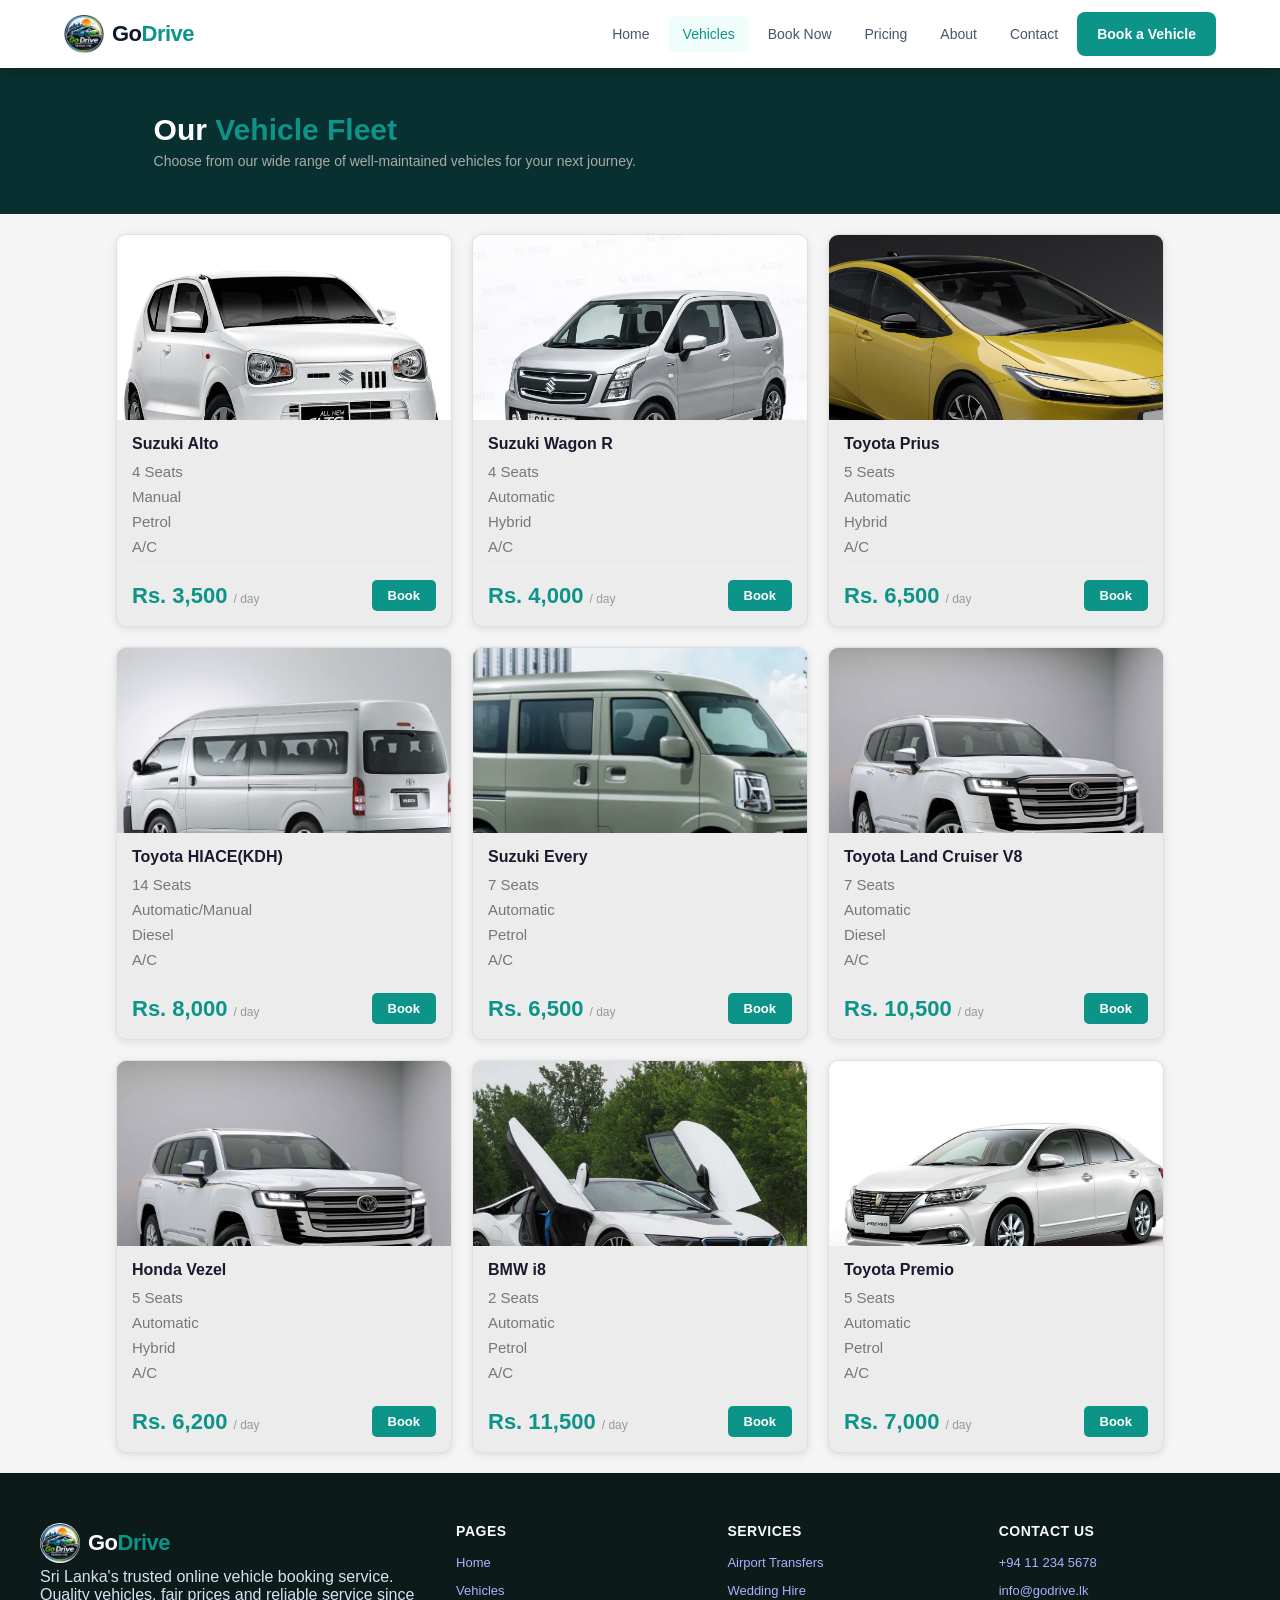
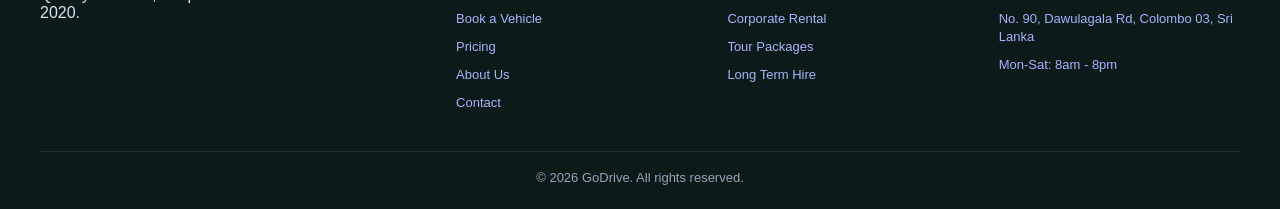
<file: vehicle.html>
<!DOCTYPE html>
<html lang="en">
<head>
    <meta charset="UTF-8">
    <meta name="viewport" content="width=device-width, initial-scale=1.0">
    <link rel="stylesheet" href="css/style.css">
    <link rel="stylesheet" href="css/vehicle.css">
    <title>vehicle</title>
</head>
<body>
    <!-- navigation bar -->
    <!-- created by Hasith -->
    <nav id="navbar-container">
        <div class="navbar">

            <!-- logo container -->
            <a href="index.html" class="logo-container">
                <div class="logo"><img src="images/logo.jpg" alt=""></div>
                <div class="logo-name">Go<span>Drive</span></div>
            </a>

            <!-- pages container -->
            <ul>
                <li><a href="index.html">Home</a></li>
                <li><a href="vehicle.html" class="active">Vehicles</a></li>
                <li><a href="booking.html">Book Now</a></li>
                <li><a href="pricing.html">Pricing</a></li>
                <li><a href="about.html">About</a></li>
                <li><a href="contact.html">Contact</a></li>
                <li><a href="booking.html" class="nav-book-btn">Book a Vehicle</a></li>
            </ul>

            <button class="hamburger" id="hamburgerBtn" onclick="toggleMenu()">
                <div></div><div></div><div></div>
            </button>

        </div>

        <div class="mobile-nav" id="mobileNav">
            <a href="index.html">Home</a>
            <a href="vehicle.html">Vehicles</a>
            <a href="booking.html">Book Now</a>
            <a href="pricing.html">Pricing</a>
            <a href="about.html">About</a>
        <a href="contact.html">Contact</a>
        </div>
    </nav>



    <!--Our Vehicle Fleet-->
    <!--created by Radeesh & Sadishka -->

    <div class="page-header">
        <div class="heading">
            <h1>Our <span>Vehicle Fleet</span></h1>
            <p>Choose from our wide range of well-maintained vehicles for your next journey.</p>
        </div>
    </div>
    

    <div class="vehicles-grid" id="vehicleGrid">
        <div class="vehicle-card">
            <div class="card-image">
                <img src="images/cars/alto.jpg" alt="Suzuki Alto">            
            </div>
            <div class="card-body">
                <h3>Suzuki Alto</h3>
                <div class="specs">
                    <div class="spec">4 Seats</div>
                    <div class="spec">Manual</div>
                    <div class="spec">Petrol</div>
                    <div class="spec">A/C</div>
                </div>
                <div class="card-footer">
                    <div class="price">Rs. 3,500 <span>/ day</span></div>
                    <a href="booking.html" class="btn-small">Book</a>
                </div>
            </div>
        </div>

        <div class="vehicle-card">
            <div class="card-image">
                <img src="images/cars/wagon r.jpg" alt="Suzuki Wagon R">            
            </div>
            <div class="card-body">
                <h3>Suzuki Wagon R</h3>
                <div class="specs">
                    <div class="spec">4 Seats</div>
                    <div class="spec">Automatic</div>
                    <div class="spec">Hybrid</div>
                    <div class="spec">A/C</div>
                </div>
                <div class="card-footer">
                    <div class="price">Rs. 4,000 <span>/ day</span></div>
                    <a href="booking.html" class="btn-small">Book</a>
                </div>
            </div>
        </div>

        <div class="vehicle-card">
            <div class="card-image">
                <img src="images/cars/prius.jpg" alt="Toyota Prius">            
            </div>
            <div class="card-body">
                <h3>Toyota Prius</h3>
                <div class="specs">
                    <div class="spec">5 Seats</div>
                    <div class="spec">Automatic</div>
                    <div class="spec">Hybrid</div>
                    <div class="spec">A/C</div>
                </div>
                <div class="card-footer">
                    <div class="price">Rs. 6,500 <span>/ day</span></div>
                    <a href="booking.html" class="btn-small">Book</a>
                </div>
            </div>
        </div>

        <div class="vehicle-card">
            <div class="card-image">
                <img src="images/cars/kdh.jpg" alt="Toyota HIACE(KDH)">            
            </div>
            <div class="card-body">
                <h3>Toyota HIACE(KDH)</h3>
                <div class="specs">
                    <div class="spec">14 Seats</div>
                    <div class="spec">Automatic/Manual</div>
                    <div class="spec">Diesel</div>
                    <div class="spec">A/C</div>
                </div>
                <div class="card-footer">
                    <div class="price">Rs. 8,000 <span>/ day</span></div>
                    <a href="booking.html" class="btn-small">Book</a>
                </div>
            </div>
        </div>

        <div class="vehicle-card">
            <div class="card-image">
                <img src="images/cars/every.jpg" alt="Suzuki Every">            
            </div>
            <div class="card-body">
                <h3>Suzuki Every</h3>
                <div class="specs">
                    <div class="spec">7 Seats</div>
                    <div class="spec">Automatic</div>
                    <div class="spec">Petrol</div>
                    <div class="spec">A/C</div>
                </div>
                <div class="card-footer">
                    <div class="price">Rs. 6,500 <span>/ day</span></div>
                    <a href="booking.html" class="btn-small">Book</a>
                </div>
            </div>
        </div>

        <div class="vehicle-card">
            <div class="card-image">
                <img src="images/cars/v8.jpg" alt="Toyota Land Cruiser V8">            
            </div>
            <div class="card-body">
                <h3>Toyota Land Cruiser V8</h3>
                <div class="specs">
                    <div class="spec">7 Seats</div>
                    <div class="spec">Automatic</div>
                    <div class="spec">Diesel</div>
                    <div class="spec">A/C</div>
                </div>
                <div class="card-footer">
                    <div class="price">Rs. 10,500 <span>/ day</span></div>
                    <a href="booking.html" class="btn-small">Book</a>
                </div>
            </div>
        </div>

        <div class="vehicle-card">
            <div class="card-image">
                <img src="images/cars/v8.jpg" alt="Honda Vezel">            
            </div>
            <div class="card-body">
                <h3>Honda Vezel</h3>
                <div class="specs">
                    <div class="spec">5 Seats</div>
                    <div class="spec">Automatic</div>
                    <div class="spec">Hybrid</div>
                    <div class="spec">A/C</div>
                </div>
                <div class="card-footer">
                    <div class="price">Rs. 6,200 <span>/ day</span></div>
                    <a href="booking.html" class="btn-small">Book</a>
                </div>
            </div>
        </div>

         <div class="vehicle-card">
            <div class="card-image">
                <img src="images/cars/i8.jpg" alt="BMW i8">            
            </div>
            <div class="card-body">
                <h3>BMW i8</h3>
                <div class="specs">
                    <div class="spec">2 Seats</div>
                    <div class="spec">Automatic</div>
                    <div class="spec">Petrol</div>
                    <div class="spec">A/C</div>
                </div>
                <div class="card-footer">
                    <div class="price">Rs. 11,500 <span>/ day</span></div>
                    <a href="booking.html" class="btn-small">Book</a>
                </div>
            </div>
        </div>

        <div class="vehicle-card">
            <div class="card-image">
                <img src="images/cars/premio.jpg" alt="Toyota Premio">            
            </div>
            <div class="card-body">
                <h3>Toyota Premio</h3>
                <div class="specs">
                    <div class="spec">5 Seats</div>
                    <div class="spec">Automatic</div>
                    <div class="spec">Petrol</div>
                    <div class="spec">A/C</div>
                </div>
                <div class="card-footer">
                    <div class="price">Rs. 7,000 <span>/ day</span></div>
                    <a href="booking.html" class="btn-small">Book</a>
                </div>
            </div>
        </div>
    </div>

    <!--end Our Vehicle Fleet-->

















    <footer>
        <div class="footer-grid">
            <div class="footer-about">
                <a href="index.html" class="logo-container" style="display: inline-flex; margin-bottom: 5px;">
                    <div class="logo"><img src="images/logo.jpg" alt=""></div>
                    <div class="logo-name" style="color: white;">Go<span>Drive</span></div>
                </a>
                <p>Sri Lanka's trusted online vehicle booking service. Quality vehicles, fair prices and reliable service since 2020.</p>
            </div>
            <div class="footer-col">
                <h4>Pages</h4>
                <ul>
                    <li><a href="index.html">Home</a></li>
                    <li><a href="vehicle.html">Vehicles</a></li>
                    <li><a href="booking.html">Book a Vehicle</a></li>
                    <li><a href="pricing.html">Pricing</a></li>
                    <li><a href="about.html">About Us</a></li>
                    <li><a href="contact.html">Contact</a></li>
                </ul>
            </div>
            <div class="footer-col">
                <h4>Services</h4>
                <ul>
                    <li><a href="#">Airport Transfers</a></li>
                    <li><a href="#">Wedding Hire</a></li>
                    <li><a href="#">Corporate Rental</a></li>
                    <li><a href="#">Tour Packages</a></li>
                    <li><a href="#">Long Term Hire</a></li>
                </ul>
            </div>
            <div class="footer-col">
                <h4>Contact Us</h4>
                <ul>
                    <li><a href="tel:+94112345678">+94 11 234 5678</a></li>
                    <li><a href="mailto:info@driveease.lk">info@godrive.lk</a></li>
                    <li><a href="#">No. 90, Dawulagala Rd, Colombo 03, Sri Lanka</a></li>
                    <li><a href="#">Mon-Sat: 8am - 8pm</a></li>
                </ul>
            </div>
        </div>
        <div class="footer-bottom">
            <span>© 2026 GoDrive. All rights reserved.</span>
        </div>
    </footer>


    <script src="js/script.js"></script>
</body>
</html>
</file>
<file: css/style.css>
* {
    margin: 0;
    padding: 0;
    box-sizing: border-box;
}

body {
    font-family: Arial, sans-serif;
    background-color: #f5f5f5;
    color: #333;
}

a {
    text-decoration: none;
    color: inherit;
}







/* navigation bar */
/* created by Hasith */

#navbar-container {
    background-color: white;
    position: sticky;
    top: 0;
    z-index: 999;
    box-shadow: 0 2px 12px rgba(0,0,0,0.25);
}

.navbar {
    max-width: 1200px;
    margin: 0 auto;
    padding: 0 24px;
    display: flex;
    align-items: center;
    justify-content: space-between;
    height: 68px;
}

.logo-container {
    display: flex;
    align-items: center;
    gap: 8px;
    text-decoration: none;
}

.logo {
    width: 40px;
    height: 40px;
    display: flex;
}

.logo img {
    border-radius: 50%;
}

.logo-name {
    font-size: 22px;
    font-weight: bold;
    color: #0f172a;
    letter-spacing: -0.5px;
}

.logo-name span {
    color: #0d9488;
}

nav ul {
    list-style: none;
    display: flex;
    gap: 5px;
    margin: 0;
    padding: 0;
    align-items: center;
}

nav ul li {
    margin: 0;
    padding: 0;
    display: flex;
    align-items: center;
}

nav ul li a {
    color: #475569;
    padding: 9px 14px;
    border-radius: 6px;
    display: block;
    transition: background 0.2s ease, color 0.2s ease;
    font-family: inherit;
    font-size: 14px;
    line-height: 1.3;
    text-align: center;
}

nav ul li a:hover {
    background-color: #f0fdfa;
    color: #0d9488;
}

nav ul li a.active {
    color: #0d9488;
    background-color: #f0fdfa;
    font-size: 600;
}

.nav-book-btn {
    background: #0d9488;
    color: white;
    padding: 10px 20px;
    min-height: 44px;
    border-radius: 8px;
    font-weight: bold;
    transition: background 0.2s ease, transform 0.2s ease;
    font-family: inherit;
    font-size: 14px;
    line-height: 1.3;
    text-align: center;
    display: inline-flex;
    align-items: center;
    justify-content: center;
}

.nav-book-btn:hover {
    background: #0f766e;
    color: white;
    transform: translateY(-1px);
}

/* hamburger for mobile */
/* get from the web searching */
.hamburger {
    display: none;
    flex-direction: column;
    gap: 5px;
    cursor: pointer;
    padding: 5px;
    background: none;
    border: none;
}

.hamburger div {
    width: 25px;
    height: 3px;
    background: rgb(0, 0, 0);
    border-radius: 3px;
}

/* mobile menu */
.mobile-nav {
    display: none;
    background: #093030;
    border-top: 1px solid rgba(255,255,255,0.08);
}

.mobile-nav a {
    display: block;
    color: #d8e1f2;
    padding: 14px 20px;
    font-size: 14px;
    border-bottom: 1px solid rgba(255,255,255,0.08);
}

.mobile-nav a:hover {
    background: #2a2a4e;
    color: #0f766e;
}

.mobile-nav.show {
    display: block;
}










/* banner */
.banner-container {
    background: linear-gradient(rgba(0,0,0,0.65), rgba(0,0,0,0.65)), url("../images/banner.jpg");
    color: white;
    min-height: 520px;
    padding: 60px 20px;
    display: flex;
    align-items: center;
}

.banner {
    max-width: 1200px;
    margin: 0 auto;
    width: 100%;
}

.banner h1 {
    font-size: 42px;
    font-weight: bold;
    line-height: 1.2;
    margin-bottom: 15px;
    max-width: 600px;
}

.banner h1 span {
    color: #2bc8bb;
}

.banner p {
    font-size: 16px;
    color: #ddd;
    margin-bottom: 25px;
    max-width: 520px;
    line-height: 1.6;
}

.banner-btn {
    display: flex;
    gap: 12px;
    flex-wrap: wrap;
    margin-bottom: 20px;
}

.banner-btn .btn {
    padding: 11px 24px;
    border-radius: 6px;
    font-size: 15px;
    font-weight: bold;
    cursor: pointer;
    /* border: none; */
    text-decoration: none;
    display: inline-block;
    transition: background 0.2s;
}

.btn-color {
    background: #0d9488;
    color: white;
}

.btn-color:hover {
    background: #0f766e;
    color: white;
}


.btn-white {
    background: transparent;
    color: white;
    border: 2px solid rgb(255, 255, 255);
}

.btn-white:hover {
    background: white;
    color: #1a1a2e;
}


/* live time container */
.live-container {
    display: inline-block;
    background: rgba(255,255,255,0.12);
    border: 1px solid rgba(255,255,255,0.25);
    padding: 8px 18px;
    /* border-radius: 20px; */
    font-size: 15px;
    color: #eee;
    margin-top: 10px;
}








/* featured vehicle */
.feature-container {
    max-width: 1200px;
    margin: 0 auto;
    padding: 50px 20px;
}

.feature-title {
    text-align: center;
    margin-bottom: 35px;
}

.feature-title h2 {
    font-size: 28px;
    font-weight: bold;
    color: #1a1a2e;
    margin-bottom: 8px;
}

.feature-title p {
    color: #666;
    font-size: 15px;
    max-width: 500px;
    margin: 0 auto;
    line-height: 1.6;
}

.title-line {
    width: 50px;
    height: 3px;
    background: #0d9488;
    margin: 10px auto 0;
    border-radius: 2px;
}


/* vehicles grid */
.vehicles-grid {
    display: grid;
    grid-template-columns: repeat(3, 1fr);
    gap: 20px;
}

.vehicle-card {
    background-color: white;
    border-radius: 8px;
    box-shadow: 0 2px 8px rgba(0,0,0,0.1);
    overflow: hidden;
    display: flex;
    flex-direction: column;
}

.vehicle-card:hover {
    box-shadow: 0 4px 12px rgba(0,0,0,0.2);
}

.card-image {
    position: relative;
    height: 185px;
    overflow: hidden;
}

.card-image img {
    width: 100%;
    height: 100%;
    object-fit: cover;
    transition: transform 0.3s ease;
}

.vehicle-card:hover .card-image img {
    transform: scale(1.05);
}

.card-body {
    padding: 15px;
}




.card-body h3 {
    font-size: 16px;
    font-weight: bold;
    color: #1a1a2e;
    margin-bottom: 10px;
}



.specs {
    display: flex;
    flex-direction: column;
    gap: 5px;
    margin-bottom: 12px;
}

.spec {
    font-size: 15px;
    color: #777;
    display: flex;
    align-items: center;
    gap: 5px;
}

.card-footer {
    display: flex;
    align-items: center;
    justify-content: space-between;
    padding-top: 12px;
    border-top: 1px solid #f0f0f0;
}

.price {
    font-size: 22px;
    font-weight: bold;
    color: #0d9488;
}

.price span {
    font-size: 12px;
    color: #999;
    font-weight: normal;
}

.btn-small {
    padding: 7px 16px;
    font-size: 13px;
    border-radius: 5px;
    font-weight: bold;
    background: #0d9488;
    color: white;
    border: none;
    cursor: pointer;
    text-decoration: none;
    display: inline-block;
    transition: background 0.2s;
}

.btn-small:hover {
    background: #0f766e;
    color: white;
}








/* footer */
/* created by Hasith */
footer {
    background-color: #0c1b1a;
    color: #d8e1f2;
    padding: 50px 20px 24px;
}

.footer-grid {
    max-width: 1200px;
    margin: 0 auto;
    display: grid;
    grid-template-columns: 1.6fr 1fr 1fr 1fr;
    gap: 30px;
    padding-bottom: 30px;
}





footer h4 {
    color: #f8fafc;
    font-size: 14px;
    font-weight: 700;
    margin-bottom: 14px;
    text-transform: uppercase;
    letter-spacing: 0.5px;
}

.footer-col ul li {
    margin-bottom: 10px;
    list-style: none;
}

.footer-col ul li a {
    font-size: 13px;
    color: #a5b4fc;
    transition: color 0.2s ease;
}

.footer-col ul li a:hover {
    color: #ff8c42;
}


.footer-bottom {
    max-width: 1200px;
    margin: 0 auto;
    text-align: center;
    padding-top: 18px;
    align-items: center;
    font-size: 13px;
    color: #94a3b8;
    border-top: 1px solid rgba(255,255,255,0.08);
}






@media (max-width: 900px) {
    .vehicles-grid { grid-template-columns: 1fr 1fr; }
    .why-grid { grid-template-columns: 1fr 1fr; }
    .reviews-grid { grid-template-columns: 1fr 1fr; }
    .team-grid { grid-template-columns: 1fr 1fr; }
    .mv-grid { grid-template-columns: 1fr 1fr; }
    .gallery-grid { grid-template-columns: 1fr 1fr; }
    .footer-grid { grid-template-columns: 1fr 1fr; }
    .booking-layout { grid-template-columns: 1fr; }
    .about-split { grid-template-columns: 1fr; }
    .contact-layout { grid-template-columns: 1fr; }
}

@media (max-width: 600px) {
    nav ul { display: none; }
    .hamburger { display: flex; }

    .hero h1 { font-size: 28px; }
    .hero { min-height: auto; padding: 40px 15px; }

    .vehicles-grid { grid-template-columns: 1fr; }
    .why-grid { grid-template-columns: 1fr; }
    .reviews-grid { grid-template-columns: 1fr; }
    .team-grid { grid-template-columns: 1fr 1fr; }
    .mv-grid { grid-template-columns: 1fr; }
    .gallery-grid { grid-template-columns: 1fr 1fr; }
    .footer-grid { grid-template-columns: 1fr; }

    .form-grid { grid-template-columns: 1fr; }
    .field-group.full { grid-column: 1; }

    .search-row { flex-direction: column; }

    .page-wrap { padding: 30px 15px; }
    .stats-inner { flex-direction: column; }

    .summary-box { position: static; }
    .footer-bottom { flex-direction: column; text-align: center; }
}
</file>
<file: css/about.css>
#contain01{
    background-color:rgb(4, 4, 70);
    margin-bottom: 2px;
}
#pInContainer {
    padding: 15px 0 5px 120px;
    color: white;
}
#p2InContainer {
    padding-bottom:100px;
    padding-left: 120px;
    color: white;
    font-size: 40px;
    font-weight: bold;
    margin-top:0px
}


#AboutImage {
    margin-left: 0px;
    margin-right: 20px;
    height: 350px;
    width: 100%;
}

#aboutP1 {
  margin-right: 30px; /* adds space from the right edge */
  font-size: 24px;    /* example styling */
}

#aboutH1 {
    font-size: 36px;
    color: #1a1a2e;
    text-align: center;
}

#contain02 {
    text-align: center;
    max-width: 800px;
    margin: 0 auto 40px;
    padding: 20px;
}

.text-center {
    margin: 0;
}
#sinceH2{
    text-align: center;
}
#btn1{
    background-color: #0d9488;
    color: white;
    cursor: pointer;
}
#btn1:hover {
    background-color: #0f766e;
    color: white;
}

.img-fluid:hover {
    transform: scale(1.05);
    transition: transform 0.3s;
}





.page-banner {
    background: #093030;
    padding: 45px 20px;
    color: white;
}

.page-banner .inner {
    max-width: 1200px;
    margin: 0 auto;
}

.page-banner h1 {
    font-size: 30px;
    font-weight: bold;
    margin-bottom: 6px;
}

.page-banner h1 span {
    color: #0d9488;
}

.page-banner p {
    color: #aaa;
    font-size: 14px;
}

.about-mission-section .about-card {
    border: 2px solid #0d9488;
    min-height: 220px;
}

.about-mission-section .about-card-body,
.about-mission-section .card-body {
    display: flex;
    flex-direction: column;
    justify-content: center;
}

.about-card-title {
    text-align: center;
    color: #0d9488;
    margin-bottom: 1rem;
}

@media (max-width: 768px) {
    .about-mission-section .row {
        gap: 1rem;
    }
    .about-mission-section .col-md-6 {
        max-width: 100%;
        flex: 0 0 100%;
    }
    #AboutImage {
        height: auto;
    }
}

/* Make team images (those under images/team/) responsive inside cards only */
.card img[src*="images/team"] {
    width: 100%;
    height: 200px; /* fixed thumbnail height for consistent cards */
    max-height: 220px;
    display: block;
    object-fit: cover;
}

@media (max-width: 768px) {
    .card img[src*="images/team"] {
        height: 160px;
    }
}

@media (max-width: 480px) {
    .card img[src*="images/team"] {
        height: 140px;
    }
}
</file>
<file: css/booking.css>
.page-banner {
    background: #093030;
    padding: 45px 20px;
    color: white;
}

.page-banner .inner {
    max-width: 1200px;
    margin: 0 auto;
}

.page-banner h1 {
    font-size: 30px;
    font-weight: bold;
    margin-bottom: 6px;
}

.page-banner h1 span {
    color: #0d9488;
}

.page-banner p {
    color: #aaa;
    font-size: 14px;
}




/*---------------------*/

.page-wrap {
    max-width: 1200px;
    margin: 0 auto;
    padding: 50px 20px;
}


/*------- speacial --------*/

.booking-layout {
    display: grid;
    grid-template-columns: 2fr 1fr;
    gap: 25px;
    align-items: start;
}

.form-card {
    background: white;
    border: 1px solid #e0e0e0;
    border-radius: 10px;
    padding: 30px;
}

.form-card h2 {
    font-size: 22px;
    font-weight: bold;
    color: #1a1a2e;
    margin-bottom: 5px;
}

.form-card .subtitle {
    color: #888;
    font-size: 13px;
    margin-bottom: 22px;
}

/* form grid - 2 columns */
.form-grid {
    display: grid;
    grid-template-columns: 1fr 1fr;
    gap: 15px;
}

.field-group {
    display: flex;
    flex-direction: column;
    gap: 5px;
}

/* span full width */
.field-group.full {
    grid-column: 1 / -1;
}

.field-group label {
    font-size: 12px;
    font-weight: bold;
    color: #666;
    text-transform: uppercase;
    letter-spacing: 0.3px;
}

.field-group input,
.field-group select,
.field-group textarea {
    padding: 10px 12px;
    border: 1px solid #ddd;
    border-radius: 6px;
    font-size: 14px;
    background: #fafafa;
    color: #333;
    transition: border-color 0.2s;
}

.field-group input:focus,
.field-group select:focus,
.field-group textarea:focus {
    outline: none;
    border-color: #0d9488;
    background: white;
}

.field-group textarea {
    resize: vertical;
    min-height: 90px;
}

/* validation error */
.field-group .err {
    display: none;
    font-size: 12px;
    color: #dc2626;
}

/* show error class via JS */
.field-group.error input,
.field-group.error select,
.field-group.error textarea {
    border-color: #0d9488;
    background: #fff5f5;
}

.field-group.error .err {
    display: block;
}

/* success message */
.success-msg {
    display: none;
    background: #d1fae5;
    border: 1px solid #6ee7b7;
    color: #065f46;
    padding: 14px 18px;
    border-radius: 8px;
    margin-top: 15px;
    font-size: 14px;
    font-weight: bold;
}

/* booking summary sidebar */
.summary-box {
    background: #1a1a2e;
    border-radius: 10px;
    padding: 22px;
    color: white;
    position: sticky;
    top: 80px;
}

.summary-box h3 {
    font-size: 15px;
    font-weight: bold;
    color: #0d9488;
    margin-bottom: 18px;
}

@media (max-width: 900px) {
    .booking-layout {
        grid-template-columns: 1fr;
    }

    .summary-box {
        position: static;
        top: auto;
    }
}

@media (max-width: 900px) {
    .booking-layout {
        grid-template-columns: 1fr;
        gap: 22px;
    }

    .summary-box {
        position: static;
        top: auto;
        width: 100%;
        margin-top: 20px;
    }
}

@media (max-width: 700px) {
    .page-wrap {
        padding: 30px 16px;
    }

    .form-card {
        padding: 24px;
    }

    .form-grid {
        grid-template-columns: 1fr;
    }

    .field-group.full {
        grid-column: auto;
    }

    .summary-box {
        padding: 18px;
    }

    .summary-box .sum-row,
    .summary-box .sum-total {
        flex-direction: column;
        align-items: flex-start;
        gap: 8px;
    }

    .summary-box .sum-total .amount {
        font-size: 22px;
    }

    .btn {
        width: 100%;
    }
}

.sum-row {
    display: flex;
    justify-content: space-between;
    padding: 9px 0;
    border-bottom: 1px solid rgba(255,255,255,0.08);
    font-size: 13px;
}

.sum-row .l { color: #888; }
.sum-row .v { font-weight: bold; font-size: 13px; }

.sum-total {
    display: flex;
    justify-content: space-between;
    align-items: center;
    margin-top: 14px;
}

.sum-total .label { font-size: 14px; font-weight: bold; }

.sum-total .amount {
    font-size: 26px;
    font-weight: bold;
    color: #0d9488;
}

.btn {
    padding: 11px 24px;
    border-radius: 6px;
    font-size: 15px;
    font-weight: bold;
    cursor: pointer;
    border: none;
    text-decoration: none;
    display: inline-block;
    transition: background 0.2s;
}
</file>
<file: css/contact.css>
.page-wrap {
    max-width: 1200px;
    margin: 0 auto;
    padding: 50px 20px;
}

.page-banner {
    background: #093030;
    padding: 45px 20px;
    color: white;
}

.page-banner .inner {
    max-width: 1200px;
    margin: 0 auto;
}

.page-banner h1 {
    font-size: 30px;
    font-weight: bold;
    margin-bottom: 6px;
}

.page-banner h1 span {
    color: #0d9488;
}

.page-banner p {
    color: #aaa;
    font-size: 14px;
}








.contact-layout {
    display: grid;
    grid-template-columns: 1fr 1.5fr;
    gap: 30px;
    align-items: start;
}

/* info panel on left */
.contact-info-panel {
    background: #1a1a2e;
    border-radius: 10px;
    padding: 28px;
    color: white;
}

.contact-info-panel h2 {
    font-size: 20px;
    font-weight: bold;
    margin-bottom: 8px;
}

.contact-info-panel > p {
    color: #aaa;
    font-size: 13px;
    line-height: 1.6;
    margin-bottom: 22px;
}

.contact-row {
    display: flex;
    gap: 14px;
    align-items: flex-start;
    margin-bottom: 18px;
}

.contact-row .icon-box {
    width: 42px;
    height: 42px;
    background: rgba(232, 80, 10, 0.2);
    border-radius: 8px;
    display: flex;
    align-items: center;
    justify-content: center;
    font-size: 18px;
    flex-shrink: 0;
}

.contact-row strong {
    display: block;
    font-size: 11px;
    text-transform: uppercase;
    color: #e8500a;
    letter-spacing: 0.5px;
    margin-bottom: 3px;
}

.contact-row span {
    font-size: 13px;
    color: #ccc;
    line-height: 1.5;
}

/* hours table inside contact */
.hours-table {
    margin-top: 20px;
    border-top: 1px solid rgba(255,255,255,0.1);
    padding-top: 18px;
}

.hours-table h4 {
    font-size: 13px;
    font-weight: bold;
    color: #e8500a;
    margin-bottom: 12px;
    text-transform: uppercase;
}

.hours-row {
    display: flex;
    justify-content: space-between;
    font-size: 13px;
    padding: 7px 0;
    border-bottom: 1px solid rgba(255,255,255,0.06);
}

.hours-row .day { color: #888; }
.hours-row .time { color: white; font-weight: bold; }

/* contact form */
.contact-form-card {
    background: white;
    border: 1px solid #e0e0e0;
    border-radius: 10px;
    padding: 30px;
}

.contact-form-card h2 {
    font-size: 22px;
    font-weight: bold;
    color: #1a1a2e;
    margin-bottom: 5px;
}

.contact-form-card .subtitle {
    font-size: 13px;
    color: #888;
    margin-bottom: 22px;
}


.form-grid {
    display: grid;
    grid-template-columns: 1fr 1fr;
    gap: 15px;
}

.field-group {
    display: flex;
    flex-direction: column;
    gap: 5px;
}

/* span full width */
.field-group.full {
    grid-column: 1 / -1;
}

.field-group label {
    font-size: 12px;
    font-weight: bold;
    color: #666;
    text-transform: uppercase;
    letter-spacing: 0.3px;
}

.field-group input,
.field-group select,
.field-group textarea {
    padding: 10px 12px;
    border: 1px solid #ddd;
    border-radius: 6px;
    font-size: 14px;
    background: #fafafa;
    color: #333;
    transition: border-color 0.2s;
}

.field-group input:focus,
.field-group select:focus,
.field-group textarea:focus {
    outline: none;
    border-color: #e8500a;
    background: white;
}

.field-group textarea {
    resize: vertical;
    min-height: 90px;
}

/* validation error */
.field-group .err {
    display: none;
    font-size: 12px;
    color: #dc2626;
}

/* show error class via JS */
.field-group.error input,
.field-group.error select,
.field-group.error textarea {
    border-color: #dc2626;
    background: #fff5f5;
}

.field-group.error .err {
    display: block;
}

/* success message */
.success-msg {
    display: none;
    background: #d1fae5;
    border: 1px solid #6ee7b7;
    color: #065f46;
    padding: 14px 18px;
    border-radius: 8px;
    margin-top: 15px;
    font-size: 14px;
    font-weight: bold;
}

.btn {
    padding: 11px 24px;
    border-radius: 6px;
    font-size: 15px;
    font-weight: bold;
    cursor: pointer;
    border: none;
    text-decoration: none;
    display: inline-block;
    transition: background 0.2s;
}


@media (max-width: 900px) {
    .contact-layout {
        grid-template-columns: 1fr;
        gap: 24px;
    }

    .contact-info-panel,
    .contact-form-card {
        width: 100%;
    }
}

@media (max-width: 700px) {
    .page-wrap {
        padding: 30px 16px;
    }

    .contact-info-panel,
    .contact-form-card {
        padding: 22px;
    }

    .form-grid {
        grid-template-columns: 1fr;
    }

    .field-group.full {
        grid-column: auto;
    }

    .contact-row {
        flex-direction: column;
        align-items: flex-start;
    }

    .hours-row {
        display: grid;
        grid-template-columns: 1fr;
        gap: 8px;
    }

    .hours-table h4 {
        margin-bottom: 10px;
    }

    .btn {
        width: 100%;
    }
}


/* FAQ */
.faq-section {
    margin-top: 50px;
}

.faq-section h2 {
    font-size: 24px;
    font-weight: bold;
    color: #1a1a2e;
    margin-bottom: 20px;
    text-align: center;
}

.faq-item {
    border: 1px solid #e0e0e0;
    border-radius: 8px;
    margin-bottom: 10px;
    background: white;
    overflow: hidden;
}

.faq-q {
    display: flex;
    justify-content: space-between;
    align-items: center;
    padding: 15px 18px;
    cursor: pointer;
    font-size: 14px;
    font-weight: bold;
    color: #1a1a2e;
    user-select: none;
}

.faq-q:hover { color: #e8500a; }

.faq-arrow {
    font-size: 12px;
    transition: transform 0.2s;
    flex-shrink: 0;
}

.faq-item.open .faq-arrow {
    transform: rotate(180deg);
}

.faq-a {
    display: none;
    padding: 0 18px 15px;
    font-size: 13px;
    color: #666;
    line-height: 1.7;
}

.faq-item.open .faq-a {
    display: block;
}
</file>
<file: css/pricing.css>
/* inner page banner (not home) */
.page-banner {
    background: #093030;
    padding: 45px 20px;
    color: white;
}

.page-banner .inner {
    max-width: 1200px;
    margin: 0 auto;
}

.page-banner h1 {
    font-size: 30px;
    font-weight: bold;
    margin-bottom: 6px;
}

.page-banner h1 span {
    color: #0d9488;
}

.page-banner p {
    color: #aaa;
    font-size: 14px;
}

/* breadcrumb
.breadcrumb {
    font-size: 13px;
    color: #888;
    margin-bottom: 12px;
}

.breadcrumb a {
    color: #e8500a;
}

.breadcrumb a:hover {
    text-decoration: underline;
} */

/* PAGE WRAP */
 
.page-wrap {
    max-width: 1200px;
    margin: 0 auto;
    padding: 50px 20px;
}

/* RATE SHEET HEADER ROW */
 
.rate-sheet-header {
    display: flex;
    justify-content: space-between;
    align-items: center;
    flex-wrap: wrap;
    gap: 12px;
    margin-bottom: 20px;
}
 
.rate-sheet-header h2 {
    font-size: 22px;
    font-weight: bold;
    color: #1a1a2e;
}

/* Buttons */

.btn {
    padding: 11px 24px;
    border-radius: 6px;
    font-size: 15px;
    font-weight: bold;
    cursor: pointer;
    border: none;
    text-decoration: none;
    display: inline-block;
    transition: background 0.2s;
}

.btn-small {
    padding: 7px 16px;
    font-size: 13px;
    border-radius: 5px;
    font-weight: bold;
    background: #0d9488;
    color: white;
    border: none;
    cursor: pointer;
    text-decoration: none;
    display: inline-block;
    transition: background 0.2s;
}
 
.btn-small:hover {
    background: #0f766e;
    color: white;
}

.btn-orange {
    background: #0d9488;
    color: white;
}

.btn-orange:hover {
    background: #0f766e;
    color: white;
}


/* I added overflow-x for mobile scrolling */
.table-container {
    overflow-x: auto;
    border-radius: 8px;
    border: 1px solid #e0e0e0;
    background: white;
}

table {
    width: 100%;
    border-collapse: collapse;
    font-size: 14px;
}

thead {
    background: #1a1a2e;
    color: white;
}

thead th {
    padding: 14px 16px;
    text-align: left;
    font-size: 12px;
    text-transform: uppercase;
    letter-spacing: 0.5px;
    white-space: nowrap;
}

tbody tr {
    border-bottom: 1px solid #f0f0f0;
}

tbody tr:hover {
    background: #fff8f5;
}

tbody td {
    padding: 13px 16px;
    color: #555;
}

/* first col bold */
tbody td:first-child {
    font-weight: bold;
    color: #1a1a2e;
}

.rate {
    color: #0f766e;
    font-weight: bold;
}

/* type badges for table */
.tag {
    display: inline-block;
    padding: 2px 9px;
    border-radius: 10px;
    font-size: 11px;
    font-weight: bold;
}

.tag-car     { background: #dbeafe; color: #1e40af; }
.tag-suv     { background: #dcfce7; color: #166534; }
.tag-van     { background: #fef9c3; color: #854d0e; }
.tag-luxury  { background: #f3e8ff; color: #6b21a8; }

/* INFO/TIP BOX  */

.tip-box {
    background: #fff8f5;
    border-left: 4px solid #e8500a;
    padding: 12px 16px;
    border-radius: 0 6px 6px 0;
    font-size: 13px;
    color: #666;
    line-height: 1.6;
    margin-top: 20px;
}


/* PRICE CALCULATOR (on pricing page) */

.calculator {
    background: white;
    border: 1px solid #e0e0e0;
    border-radius: 8px;
    padding: 30px;
    margin-top: 35px;
}

.calculator h3 {
    font-size: 20px;
    font-weight: bold;
    color: #1a1a2e;
    margin-bottom: 5px;
}

.calculator > p {
    color: #888;
    font-size: 13px;
    margin-bottom: 20px;
}

.calc-fields {
    display: flex;
    gap: 15px;
    flex-wrap: wrap;
    align-items: flex-end;
}

.calc-fields .field {
    flex: 1;
    min-width: 160px;
}

.calc-fields label {
    display: block;
    font-size: 12px;
    text-transform: uppercase;
    color: #888;
    font-weight: bold;
    margin-bottom: 5px;
}

.calc-fields select,
.calc-fields input {
    width: 100%;
    padding: 10px 12px;
    border: 1px solid #ddd;
    border-radius: 6px;
    font-size: 14px;
    background: #fafafa;
}

.calc-fields select:focus,
.calc-fields input:focus {
    outline: none;
    border-color: #e8500a;
}

/* result box */
.calc-result {
    margin-top: 20px;
    background: #1a1a2e;
    border-radius: 8px;
    padding: 20px 25px;
    display: none;
    align-items: center;
    justify-content: space-between;
    flex-wrap: wrap;
    gap: 15px;
}

.calc-result.show {
    display: flex;
}

.calc-result .total-label {
    color: #aaa;
    font-size: 13px;
}

.calc-result .total-amount {
    font-size: 32px;
    font-weight: bold;
    color: #e8500a;
}

.calc-result .breakdown {
    color: #aaa;
    font-size: 12px;
    margin-top: 3px;
}

/*  BOOKING FORM    */

.booking-layout {
    display: grid;
    grid-template-columns: 2fr 1fr;
    gap: 25px;
    align-items: start;
}

.form-card {
    background: white;
    border: 1px solid #e0e0e0;
    border-radius: 10px;
    padding: 30px;
}

.form-card h2 {
    font-size: 22px;
    font-weight: bold;
    color: #1a1a2e;
    margin-bottom: 5px;
}

.form-card .subtitle {
    color: #888;
    font-size: 13px;
    margin-bottom: 22px;
}

/* form grid - 2 columns */
.form-grid {
    display: grid;
    grid-template-columns: 1fr 1fr;
    gap: 15px;
}

.field-group {
    display: flex;
    flex-direction: column;
    gap: 5px;
}

/* span full width */
.field-group.full {
    grid-column: 1 / -1;
}

.field-group label {
    font-size: 12px;
    font-weight: bold;
    color: #666;
    text-transform: uppercase;
    letter-spacing: 0.3px;
}

.field-group input,
.field-group select,
.field-group textarea {
    padding: 10px 12px;
    border: 1px solid #ddd;
    border-radius: 6px;
    font-size: 14px;
    background: #fafafa;
    color: #333;
    transition: border-color 0.2s;
}

.field-group input:focus,
.field-group select:focus,
.field-group textarea:focus {
    outline: none;
    border-color: #e8500a;
    background: white;
}

.field-group textarea {
    resize: vertical;
    min-height: 90px;
}

/* validation error */
.field-group .err {
    display: none;
    font-size: 12px;
    color: #dc2626;
}

/* show error class via JS */
.field-group.error input,
.field-group.error select,
.field-group.error textarea {
    border-color: #dc2626;
    background: #fff5f5;
}

.field-group.error .err {
    display: block;
}

/* success message */
.success-msg {
    display: none;
    background: #d1fae5;
    border: 1px solid #6ee7b7;
    color: #065f46;
    padding: 14px 18px;
    border-radius: 8px;
    margin-top: 15px;
    font-size: 14px;
    font-weight: bold;
}

/* booking summary sidebar */
.summary-box {
    background: #1a1a2e;
    border-radius: 10px;
    padding: 22px;
    color: white;
    position: sticky;
    top: 80px;
}

.summary-box h3 {
    font-size: 15px;
    font-weight: bold;
    color: #e8500a;
    margin-bottom: 18px;
}

.sum-row {
    display: flex;
    justify-content: space-between;
    padding: 9px 0;
    border-bottom: 1px solid rgba(255,255,255,0.08);
    font-size: 13px;
}

.sum-row .l { color: #888; }
.sum-row .v { font-weight: bold; font-size: 13px; }

.sum-total {
    display: flex;
    justify-content: space-between;
    align-items: center;
    margin-top: 14px;
}

.sum-total .label { font-size: 14px; font-weight: bold; }

.sum-total .amount {
    font-size: 26px;
    font-weight: bold;
    color: #e8500a;
}

/* WHAT'S INCLUDED SECTION  */
 
.included-section {
    margin-top: 40px;
}
 
.included-header {
    text-align: left;
    margin-bottom: 20px;
}
 
.included-header h2 {
    font-size: 22px;
    font-weight: bold;
    color: #1a1a2e;
}
 
.title-line {
    width: 50px;
    height: 3px;
    background: #0d9488;
    border-radius: 2px;
    margin: 8px 0 0 0;
}
 
.included-grid {
    display: grid;
    grid-template-columns: repeat(auto-fit, minmax(220px, 1fr));
    gap: 15px;
}
 
.included-card {
    background: white;
    border: 1px solid #eee;
    border-radius: 8px;
    padding: 18px;
    display: flex;
    gap: 12px;
    align-items: flex-start;
}
 

.included-card h4 {
    font-size: 14px;
    font-weight: bold;
    color: #1a1a2e;
    margin-bottom: 4px;
}
 
.included-card p {
    font-size: 13px;
    color: #666;
    line-height: 1.5;
}
</file>
<file: css/vehicle.css>
/* Our Vehicle Fleet CSS */

/* created by Radeesh & Sadishka*/



.page-header {
    background-color: #093030;
    padding: 45px 12%;
    color: white;   
}

.page-header .heading {
    max-width: 1200px;
    margin: 0 auto;
}

.page-header h1 {
    font-size: 30px;
    font-weight: bold;
    margin-bottom: 6px;
}

.page-header h1 span {
    color: #0d9488;
}

.page-header p {
    color: #aaa;
    font-size: 14px;
}



.vehicles-grid {
    display: grid;
    grid-template-columns: repeat(3, 1fr);
    gap: 20px;
}

.vehicle-card {
    background: rgb(236, 236, 236);
    border-radius: 10px;
    border: 1px solid lch(89.25% 0.36 17.76);
    overflow: hidden;
    flex-direction:column;
   
}


.card-image {
    position: relative;
    height: 185;
}

.card-image img {
    width: 100%;
    height:270px;
    object-fit: cover;
    display: block;
}


.card-body {
    padding: 15px;
}


.card-body h3 {
    font-size: 16px;
    font-weight: bold;
    color: #1a1a2e;
    margin-bottom: 10px;
}


.specs {
    display: flex;
    flex-direction: column;
    gap: 8px;
}

.spec {
    font-size: 15px;
    color: #777;
    display: flex;
    align-items: center;
    gap: 5px;
}

.card-footer {
    display: flex;
    align-items: center;
    justify-content: space-between;
    padding-top: 12px;
    border-top: 1px solid #f0f0f0;
}

.price {
    font-size: 22px;
    font-weight: bold;
    color: #0d9488;
}

.price span {
    font-size: 12px;
    color: #999;
    font-weight: normal;
}

.btn-small {
    padding: 8px 16px;
    font-size: 13px;
    border-radius: 5px;
    font-weight: bold;
    background: #0d9488;
    color: white;
    border: none;
    cursor: pointer;
    text-decoration: none;
    display: inline-block;
    
}

.btn-small:hover {
    background: #0f766e;
    color: white;
}


.vehicles-grid {
    width: 85%;            
    max-width: 1200px;     
    margin: 0 auto;        
    padding: 20px 20px;      
}


.vehicles-grid {
    display: grid;
    grid-template-columns: repeat(3, 1fr);
    gap: 20px;
}


@media (max-width: 992px) {
    .vehicles-grid {
        grid-template-columns: repeat(2, 1fr);
        gap: 15px;
    }
}


@media (max-width: 576px) {
    .vehicles-grid {
        grid-template-columns: repeat(1, 1fr);
    }
}



/* end Our Vehicle Fleet CSS*/
</file>
